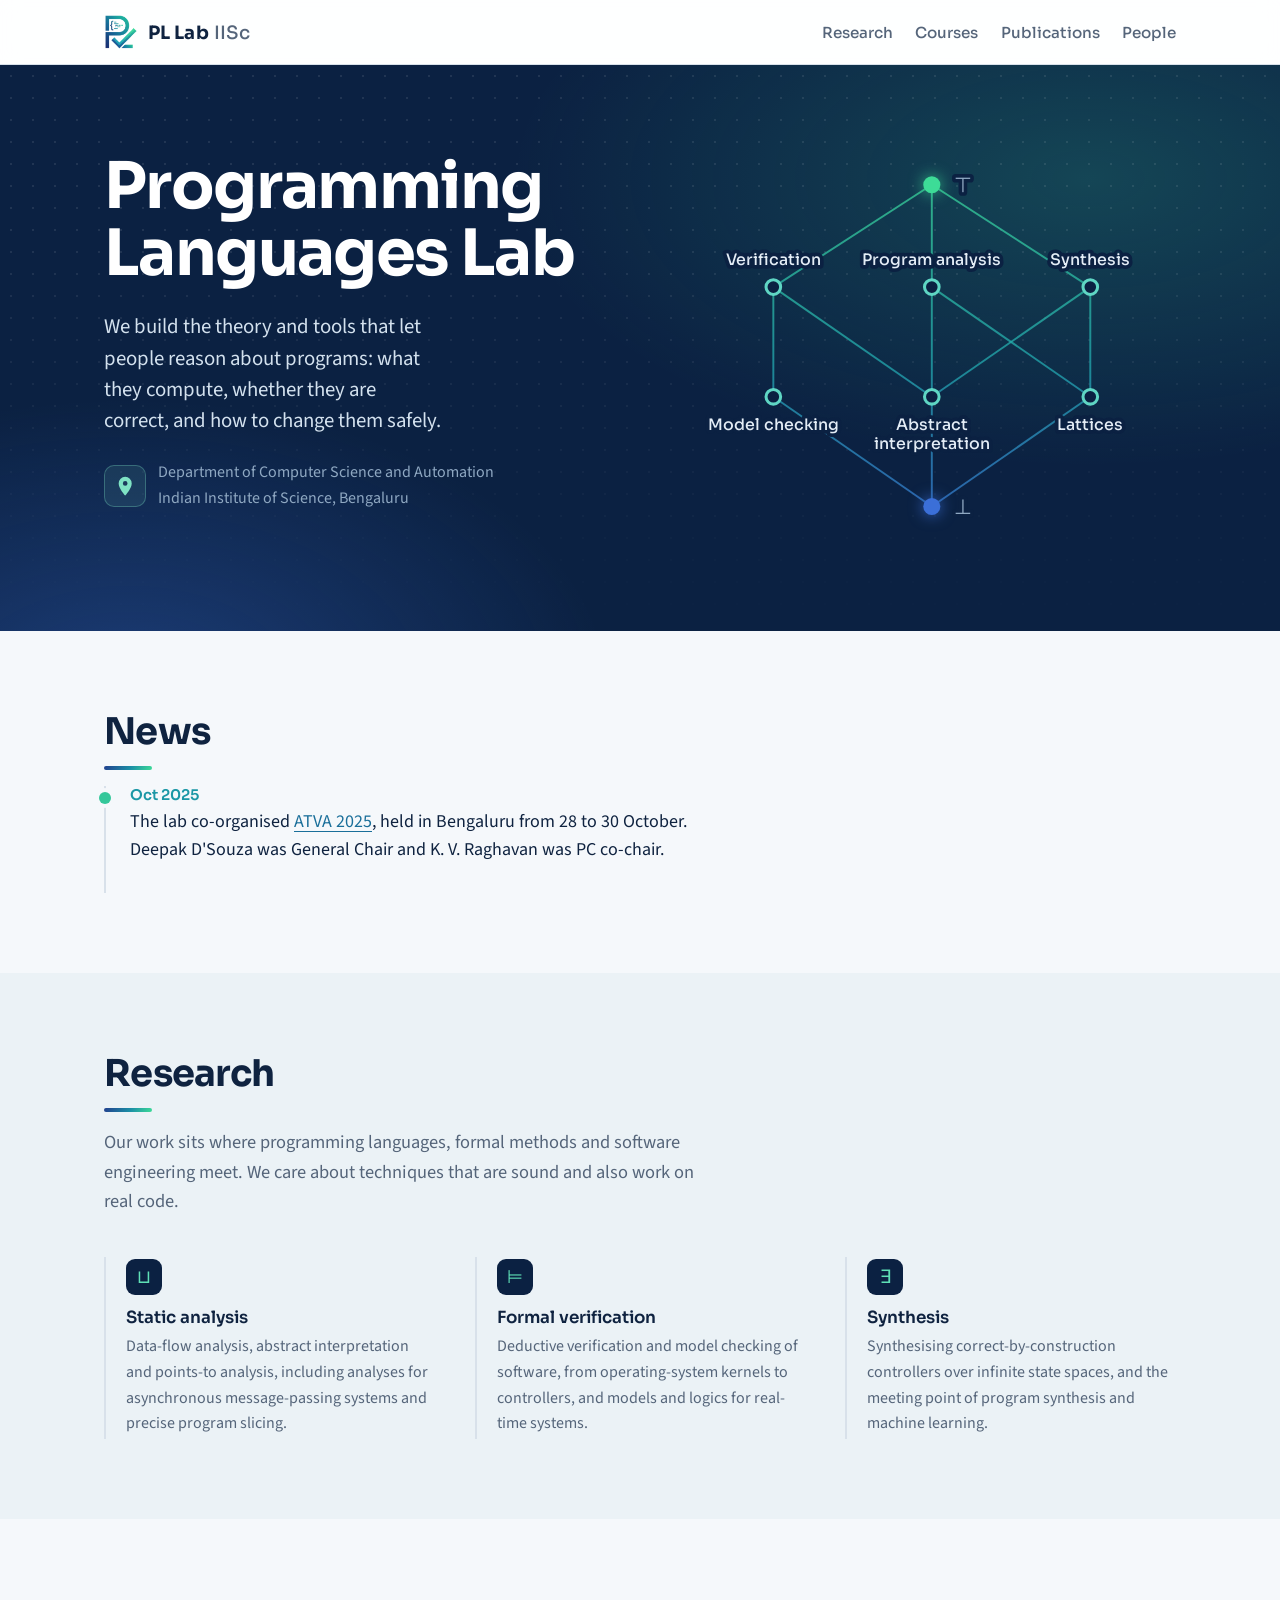
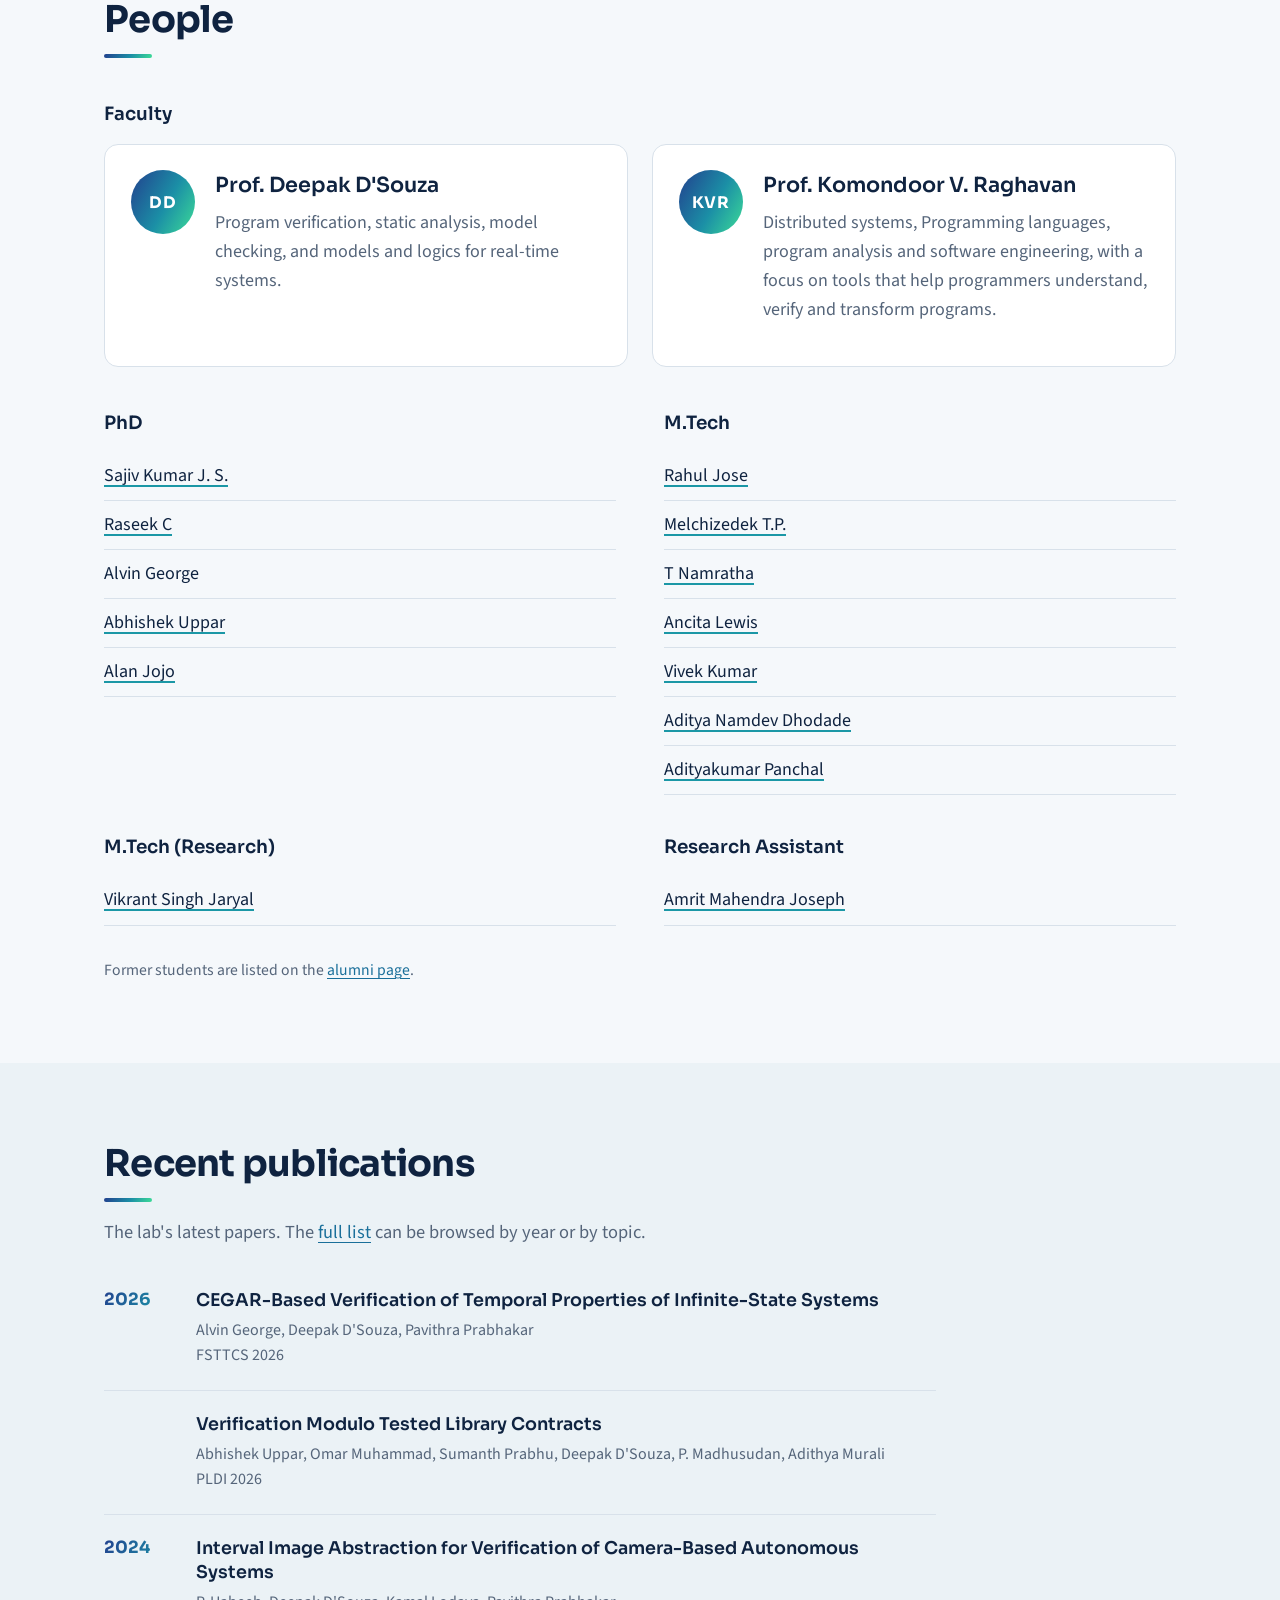
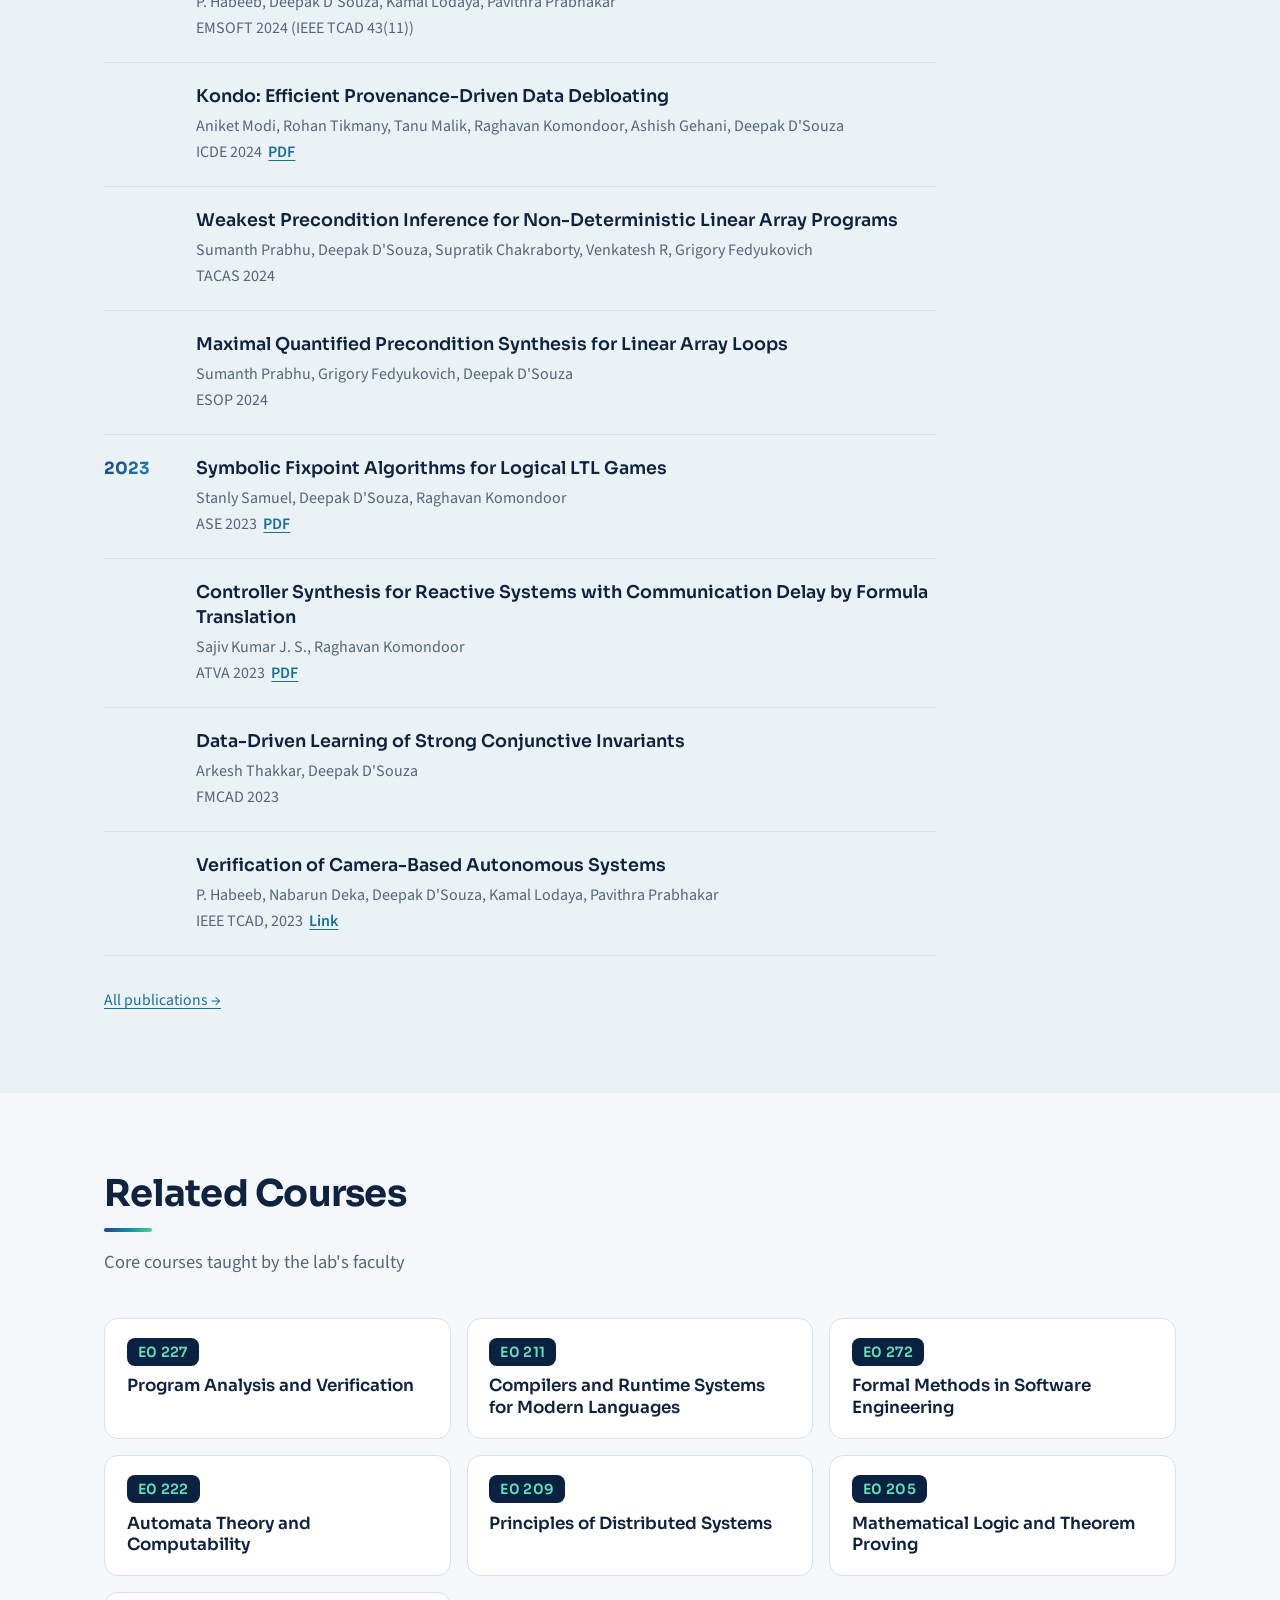
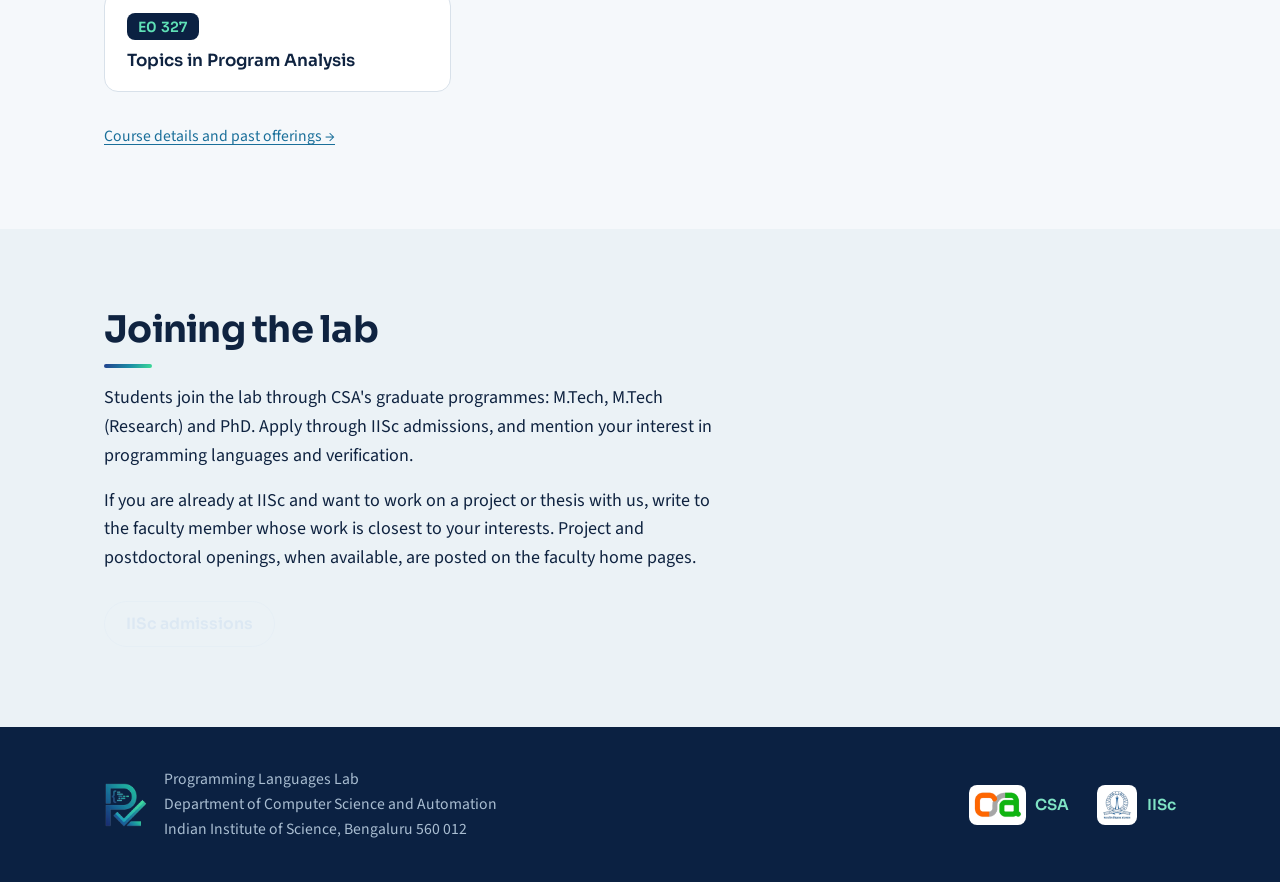
<file: index.html>
<!doctype html>
<html lang="en">
<head>
  <meta charset="utf-8">
  <meta name="viewport" content="width=device-width, initial-scale=1">
  <title>Programming Languages Lab, IISc</title>
  <meta name="description" content="The Programming Languages Lab at the Department of Computer Science and Automation, Indian Institute of Science, Bengaluru. Program analysis, verification, and synthesis.">
  <meta name="theme-color" content="#0b2142">
  <meta property="og:title" content="Programming Languages Lab, IISc">
  <meta property="og:description" content="Program analysis, verification and synthesis at CSA, Indian Institute of Science, Bengaluru.">
  <meta property="og:image" content="https://pllab-iisc.github.io/images/logo.png">
  <link rel="icon" href="images/favicon.ico" sizes="any">
  <link rel="icon" href="images/favicon-32.png" type="image/png" sizes="32x32">
  <link rel="apple-touch-icon" href="images/apple-touch-icon.png">
  <link rel="preconnect" href="https://fonts.googleapis.com">
  <link rel="preconnect" href="https://fonts.gstatic.com" crossorigin>
  <link href="https://fonts.googleapis.com/css2?family=Sora:wght@400;500;600;700&family=Source+Sans+3:ital,wght@0,400;0,500;0,600;1,400&display=swap" rel="stylesheet">
  <link rel="stylesheet" href="css/base.css">
  <link rel="stylesheet" href="css/home.css">
  <link rel="stylesheet" href="css/courses.css">
  <link rel="stylesheet" href="css/people.css">
  <script src="js/courses.js" defer></script>
  <script src="js/pubs.js" defer></script>
  <script src="js/people.js" defer></script>
</head>
<body data-root="" data-page="home">

<!-- Header and footer come from js/layout.js -->
<header class="topbar" id="site-header"></header>
<script src="js/layout.js"></script>

<main id="top">

  <!-- Hero -->
  <section class="hero">
    <div class="wrap hero-inner">
      <div class="hero-text">
        <h1>Programming Languages Lab</h1>
        <p class="lede">We build the theory and tools that let people reason about programs: what they compute, whether they are correct, and how to change them safely.</p>
        <p class="affil">
          <a class="map-link" href="https://maps.app.goo.gl/goDp8isBvcXSiGf57" aria-label="Show on Google Maps">
            <svg viewBox="0 0 24 24" aria-hidden="true"><path fill="currentColor" d="M12 2a7 7 0 0 0-7 7c0 5.25 7 13 7 13s7-7.75 7-13a7 7 0 0 0-7-7zm0 9.5a2.5 2.5 0 1 1 0-5 2.5 2.5 0 0 1 0 5z"/></svg>
          </a>
          <span>Department of Computer Science and Automation<br>Indian Institute of Science, Bengaluru</span>
        </p>
      </div>

      <!-- A Hasse diagram of the lab's research themes. Edit labels freely. -->
      <figure class="lattice" aria-hidden="true">
        <svg viewBox="0 0 400 320" role="presentation">
          <defs>
            <linearGradient id="edge" x1="0" y1="0" x2="0" y2="320" gradientUnits="userSpaceOnUse">
              <stop offset="0" stop-color="#3ddc97"/>
              <stop offset="0.55" stop-color="#22a8b0"/>
              <stop offset="1" stop-color="#3b6fd8"/>
            </linearGradient>
          </defs>
          <g class="edges" stroke="url(#edge)">
            <line x1="200" y1="26"  x2="70"  y2="110"/>
            <line x1="200" y1="26"  x2="200" y2="110"/>
            <line x1="200" y1="26"  x2="330" y2="110"/>
            <line x1="70"  y1="110" x2="70"  y2="200"/>
            <line x1="70"  y1="110" x2="200" y2="200"/>
            <line x1="200" y1="110" x2="200" y2="200"/>
            <line x1="200" y1="110" x2="330" y2="200"/>
            <line x1="330" y1="110" x2="200" y2="200"/>
            <line x1="330" y1="110" x2="330" y2="200"/>
            <line x1="70"  y1="200" x2="200" y2="290"/>
            <line x1="200" y1="200" x2="200" y2="290"/>
            <line x1="330" y1="200" x2="200" y2="290"/>
          </g>
          <g class="nodes">
            <circle cx="200" cy="26"  r="7" class="ext top"/>
            <circle cx="70"  cy="110" r="6"/>
            <circle cx="200" cy="110" r="6"/>
            <circle cx="330" cy="110" r="6"/>
            <circle cx="70"  cy="200" r="6"/>
            <circle cx="200" cy="200" r="6"/>
            <circle cx="330" cy="200" r="6"/>
            <circle cx="200" cy="290" r="7" class="ext bot"/>
          </g>
          <g class="labels">
            <text x="218" y="32" class="sym">⊤</text>
            <text x="70"  y="92">Verification</text>
            <text x="200" y="92">Program analysis</text>
            <text x="330" y="92">Synthesis</text>
            <text x="70"  y="227">Model checking</text>
            <text x="200" y="227">Abstract<tspan x="200" dy="16">interpretation</tspan></text>
            <text x="330" y="227">Lattices</text>
            <text x="218" y="296" class="sym">⊥</text>
          </g>
        </svg>
      </figure>
    </div>
  </section>

  <!-- News: newest first -->
  <section id="news" class="block">
    <div class="wrap">
      <h2>News</h2>
      <ul class="news">
        <li><time datetime="2025-10">Oct 2025</time><p>The lab co-organised <a href="https://atva-conference.org/">ATVA 2025</a>, held in Bengaluru from 28 to 30 October. Deepak D'Souza was General Chair and K. V. Raghavan was PC co-chair.</p></li>
      </ul>
    </div>
  </section>
  
  <!-- Research -->
  <section id="research" class="block tinted">
    <div class="wrap">
      <h2>Research</h2>
      <p class="intro">Our work sits where programming languages, formal methods and software engineering meet. We care about techniques that are sound and also work on real code.</p>

      <div class="themes">
        <article class="theme">
          <span class="glyph" aria-hidden="true">⊔</span>
          <h3>Static analysis</h3>
          <p>Data-flow analysis, abstract interpretation and points-to analysis, including analyses for asynchronous message-passing systems and precise program slicing.</p>
        </article>
        <article class="theme">
          <span class="glyph" aria-hidden="true">⊨</span>
          <h3>Formal verification</h3>
          <p>Deductive verification and model checking of software, from operating-system kernels to controllers, and models and logics for real-time systems.</p>
        </article>
        <article class="theme">
          <span class="glyph" aria-hidden="true">∃</span>
          <h3>Synthesis</h3>
          <p>Synthesising correct-by-construction controllers over infinite state spaces, and the meeting point of program synthesis and machine learning.</p>
        </article>
      </div>
    </div>
  </section>

  <!-- People -->
  <section id="people" class="block">
    <div class="wrap">
      <h2>People</h2>

      <!-- Faculty and members are filled from js/people.js -->
      <h3 class="sub">Faculty</h3>
      <div class="faculty" id="faculty"></div>

      <div class="members" id="members"></div>
      <p class="note">Former students are listed on the <a href="html/alumni.html">alumni page</a>.</p>
    </div>
  </section>

  <!-- Recent publications: filled from js/pubs.js -->
  <section id="publications" class="block tinted">
    <div class="wrap">
      <h2>Recent publications</h2>
      <p class="intro">The lab's latest papers. The <a href="html/publications.html">full list</a> can be browsed by year or by topic.</p>

      <ol class="papers" id="recent-pubs" data-limit="10"></ol>
      <p class="note"><a href="html/publications.html">All publications →</a></p>
    </div>
  </section>

  <!-- Courses: filled from js/courses.js -->
  <section id="courses" class="block">
    <div class="wrap">
      <h2>Related Courses</h2>
      <p class="intro">Core courses taught by the lab's faculty</p>

      <div class="courses" id="course-list" data-compact></div>
      <p class="note"><a href="html/courses.html">Course details and past offerings →</a></p>
    </div>
  </section>

  <!-- Join -->
  <section id="join" class="block tinted join">
    <div class="wrap">
      <h2>Joining the lab</h2>
      <p>Students join the lab through CSA's graduate programmes: M.Tech, M.Tech (Research) and PhD. Apply through IISc admissions, and mention your interest in programming languages and verification.</p>
      <p>If you are already at IISc and want to work on a project or thesis with us, write to the faculty member whose work is closest to your interests. Project and postdoctoral openings, when available, are posted on the faculty home pages.</p>
      <a class="btn btn-ghost" href="https://iisc.ac.in/admissions/">IISc admissions</a>
    </div>
  </section>

</main>

<footer class="footer" id="site-footer"></footer>

</body>
</html>
</file>
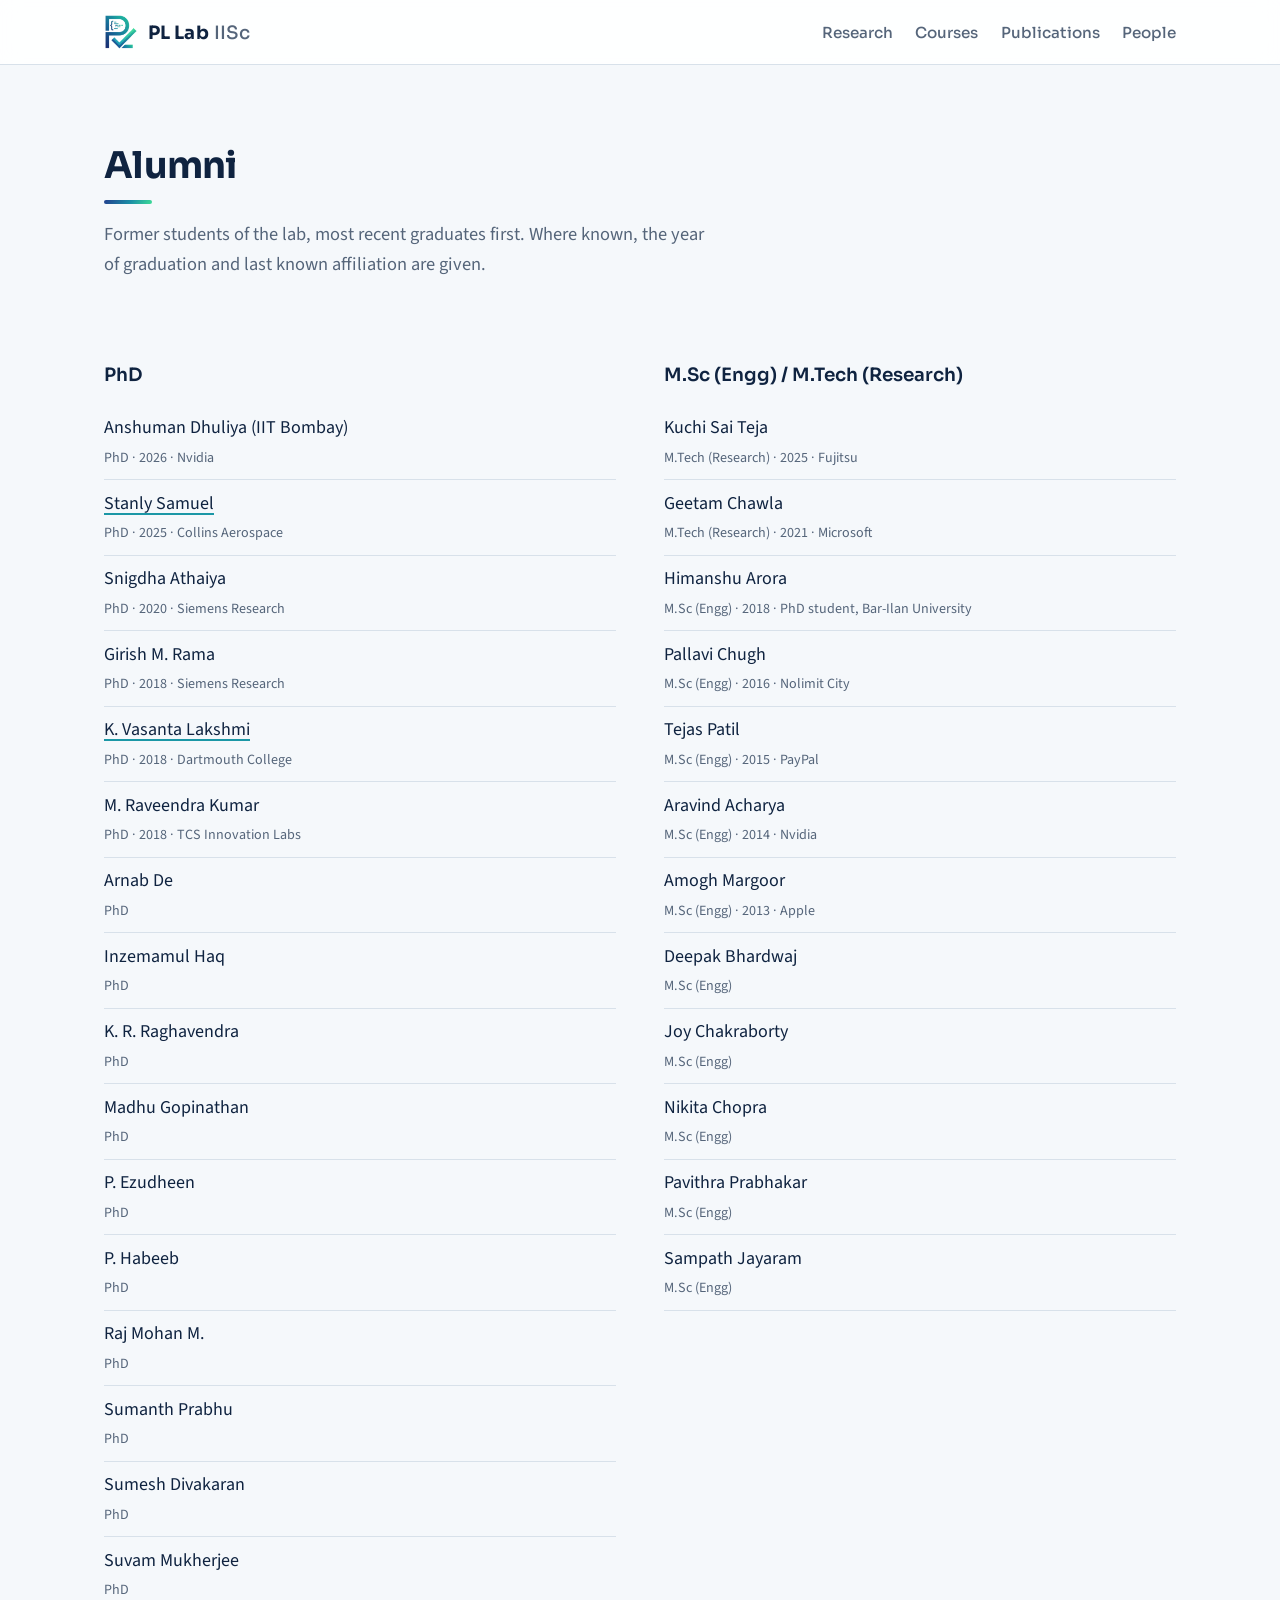
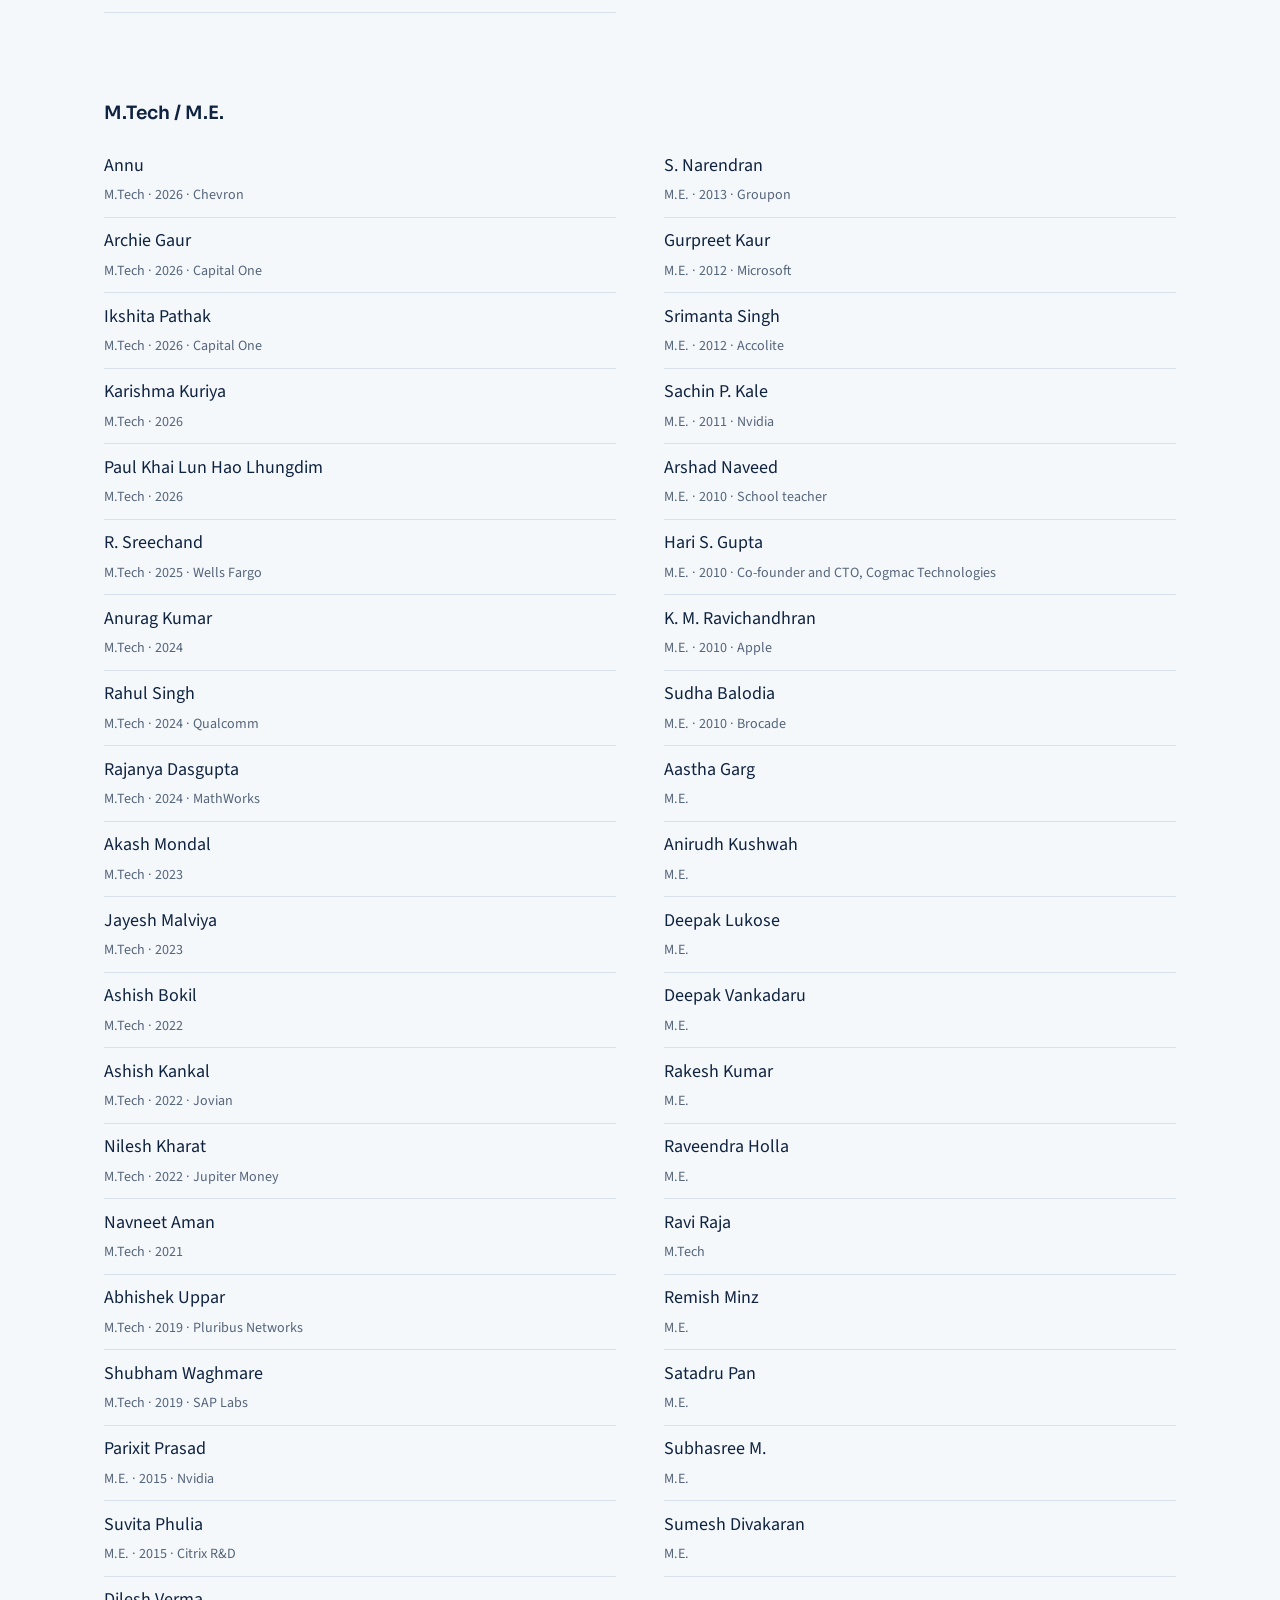
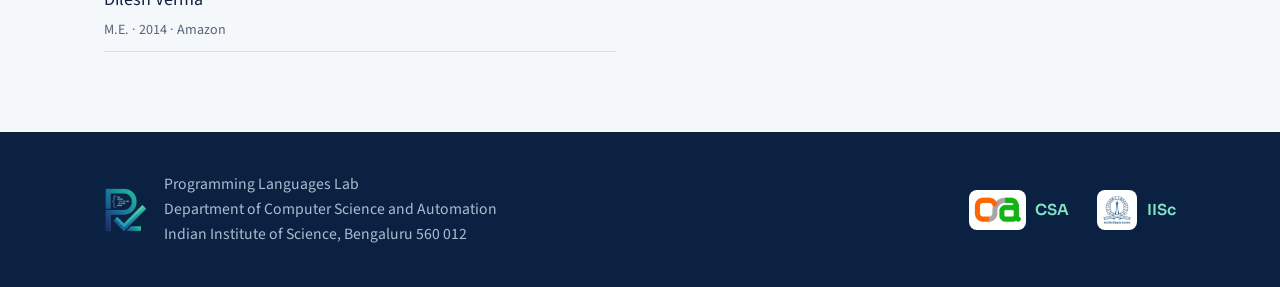
<file: html/alumni.html>
<!doctype html>
<html lang="en">
<head>
  <meta charset="utf-8">
  <meta name="viewport" content="width=device-width, initial-scale=1">
  <title>Alumni · Programming Languages Lab, IISc</title>
  <meta name="description" content="Former students of the Programming Languages Lab, CSA, Indian Institute of Science, Bengaluru.">
  <meta name="theme-color" content="#0b2142">
  <link rel="icon" href="../images/favicon.ico" sizes="any">
  <link rel="icon" href="../images/favicon-32.png" type="image/png" sizes="32x32">
  <link rel="apple-touch-icon" href="../images/apple-touch-icon.png">
  <link rel="preconnect" href="https://fonts.googleapis.com">
  <link rel="preconnect" href="https://fonts.gstatic.com" crossorigin>
  <link href="https://fonts.googleapis.com/css2?family=Sora:wght@400;500;600;700&family=Source+Sans+3:ital,wght@0,400;0,500;0,600;1,400&display=swap" rel="stylesheet">
  <link rel="stylesheet" href="../css/base.css">
  <link rel="stylesheet" href="../css/alumni.css">
  <script src="../js/alumni.js" defer></script>
</head>
<body data-root="../" data-page="alumni">

<!-- Header and footer come from js/layout.js -->
<header class="topbar" id="site-header"></header>
<script src="../js/layout.js"></script>

<main>
  <section class="block">
    <div class="wrap">
      <h1>Alumni</h1>
      <p class="intro">Former students of the lab, most recent graduates first. Where known, the year of graduation and last known affiliation are given.</p>

      <!-- Filled from js/alumni.js -->
      <div class="alumni" id="alumni"></div>
    </div>
  </section>
</main>

<footer class="footer" id="site-footer"></footer>

</body>
</html>
</file>
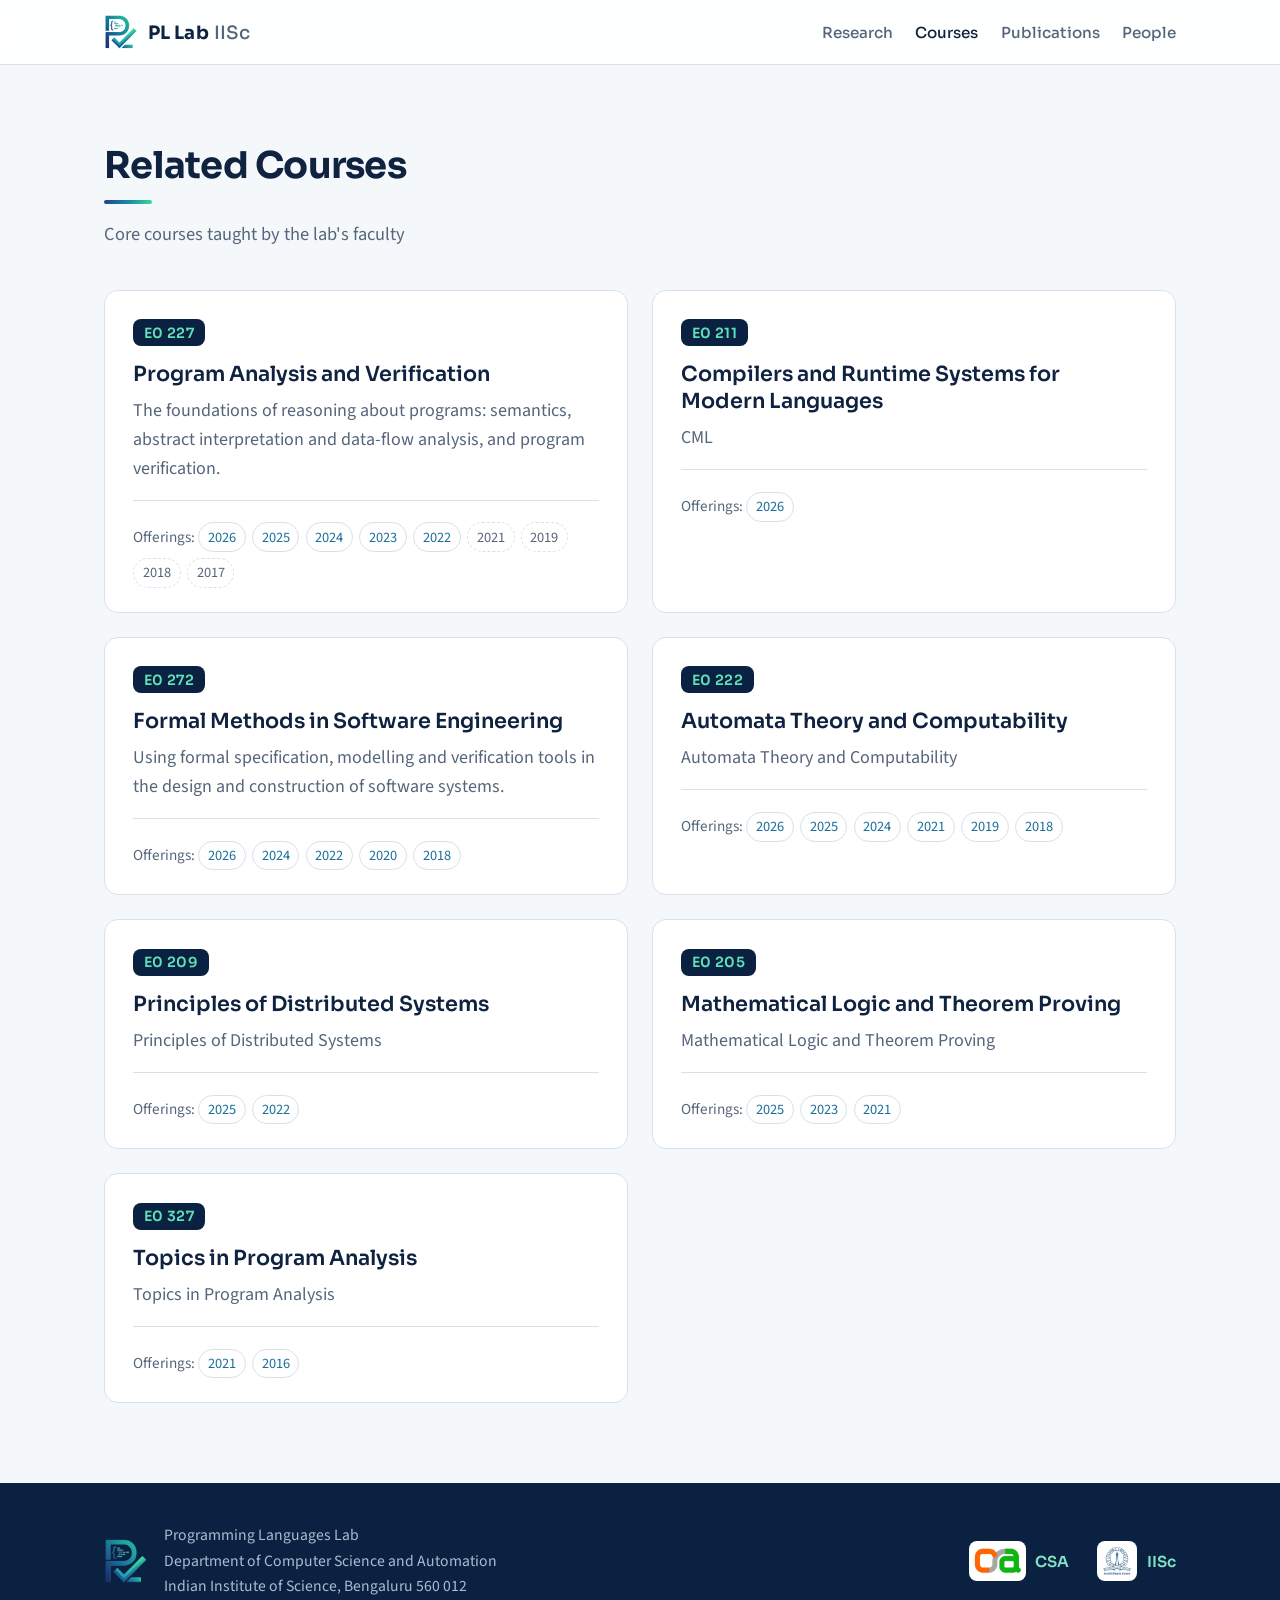
<file: html/courses.html>
<!doctype html>
<html lang="en">
<head>
  <meta charset="utf-8">
  <meta name="viewport" content="width=device-width, initial-scale=1">
  <title>Courses · Programming Languages Lab, IISc</title>
  <meta name="description" content="Courses related to the Programming Languages Lab, CSA, Indian Institute of Science, Bengaluru.">
  <meta name="theme-color" content="#0b2142">
  <link rel="icon" href="../images/favicon.ico" sizes="any">
  <link rel="icon" href="../images/favicon-32.png" type="image/png" sizes="32x32">
  <link rel="apple-touch-icon" href="../images/apple-touch-icon.png">
  <link rel="preconnect" href="https://fonts.googleapis.com">
  <link rel="preconnect" href="https://fonts.gstatic.com" crossorigin>
  <link href="https://fonts.googleapis.com/css2?family=Sora:wght@400;500;600;700&family=Source+Sans+3:ital,wght@0,400;0,500;0,600;1,400&display=swap" rel="stylesheet">
  <link rel="stylesheet" href="../css/base.css">
  <link rel="stylesheet" href="../css/courses.css">
  <script src="../js/courses.js" defer></script>
</head>
<body data-root="../" data-page="courses">

<!-- Header and footer come from js/layout.js -->
<header class="topbar" id="site-header"></header>
<script src="../js/layout.js"></script>

<main>
  <section class="block">
    <div class="wrap">
      <h1>Related Courses</h1>
      <p class="intro">Core courses taught by the lab's faculty</p>

      <div class="courses" id="course-list"></div>
    </div>
  </section>
</main>

<footer class="footer" id="site-footer"></footer>

</body>
</html>
</file>
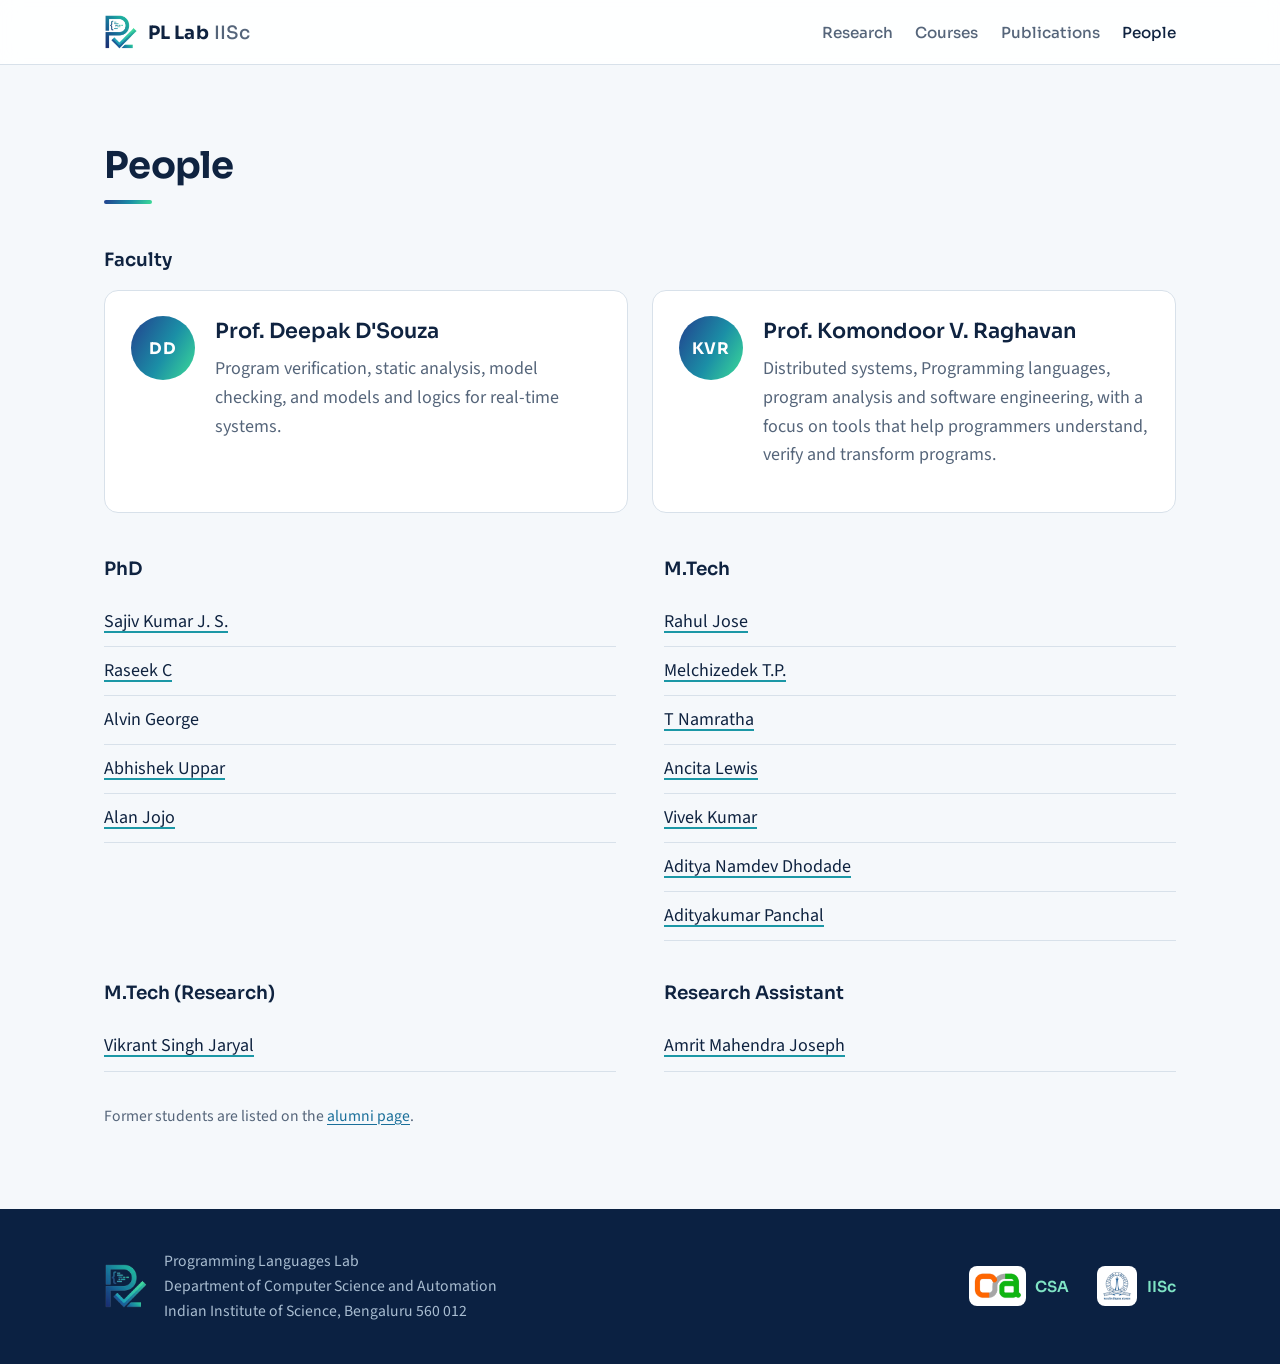
<file: html/people.html>
<!doctype html>
<html lang="en">
<head>
  <meta charset="utf-8">
  <meta name="viewport" content="width=device-width, initial-scale=1">
  <title>People · Programming Languages Lab, IISc</title>
  <meta name="description" content="Faculty and students of the Programming Languages Lab, CSA, Indian Institute of Science, Bengaluru.">
  <meta name="theme-color" content="#0b2142">
  <link rel="icon" href="../images/favicon.ico" sizes="any">
  <link rel="icon" href="../images/favicon-32.png" type="image/png" sizes="32x32">
  <link rel="apple-touch-icon" href="../images/apple-touch-icon.png">
  <link rel="preconnect" href="https://fonts.googleapis.com">
  <link rel="preconnect" href="https://fonts.gstatic.com" crossorigin>
  <link href="https://fonts.googleapis.com/css2?family=Sora:wght@400;500;600;700&family=Source+Sans+3:ital,wght@0,400;0,500;0,600;1,400&display=swap" rel="stylesheet">
  <link rel="stylesheet" href="../css/base.css">
  <link rel="stylesheet" href="../css/people.css">
  <script src="../js/people.js" defer></script>
</head>
<body data-root="../" data-page="people">

<!-- Header and footer come from js/layout.js -->
<header class="topbar" id="site-header"></header>
<script src="../js/layout.js"></script>

<main>
  <section class="block">
    <div class="wrap">
      <h1>People</h1>

      <!-- Faculty and members are filled from js/people.js -->
      <h2 class="sub">Faculty</h2>
      <div class="faculty" id="faculty"></div>

      <div class="members" id="members"></div>
      <p class="note">Former students are listed on the <a href="alumni.html">alumni page</a>.</p>
    </div>
  </section>
</main>

<footer class="footer" id="site-footer"></footer>

</body>
</html>
</file>
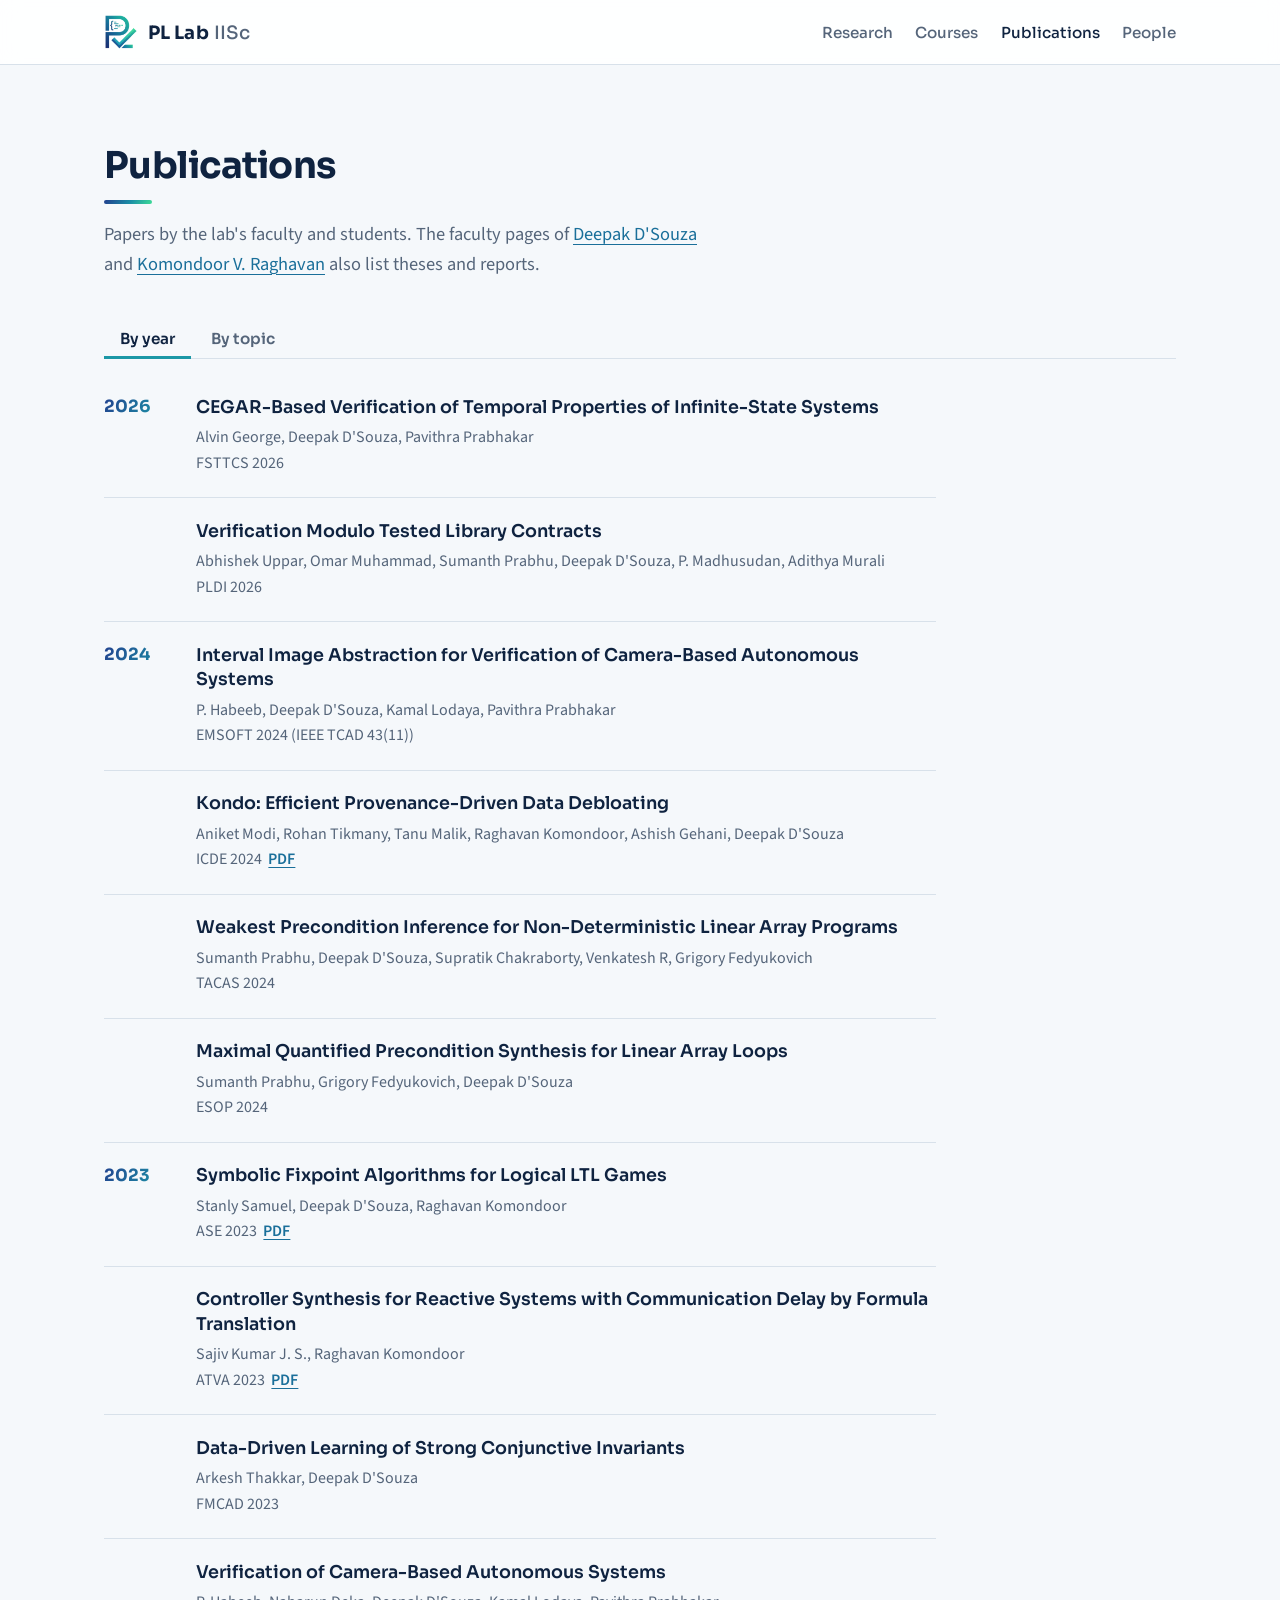
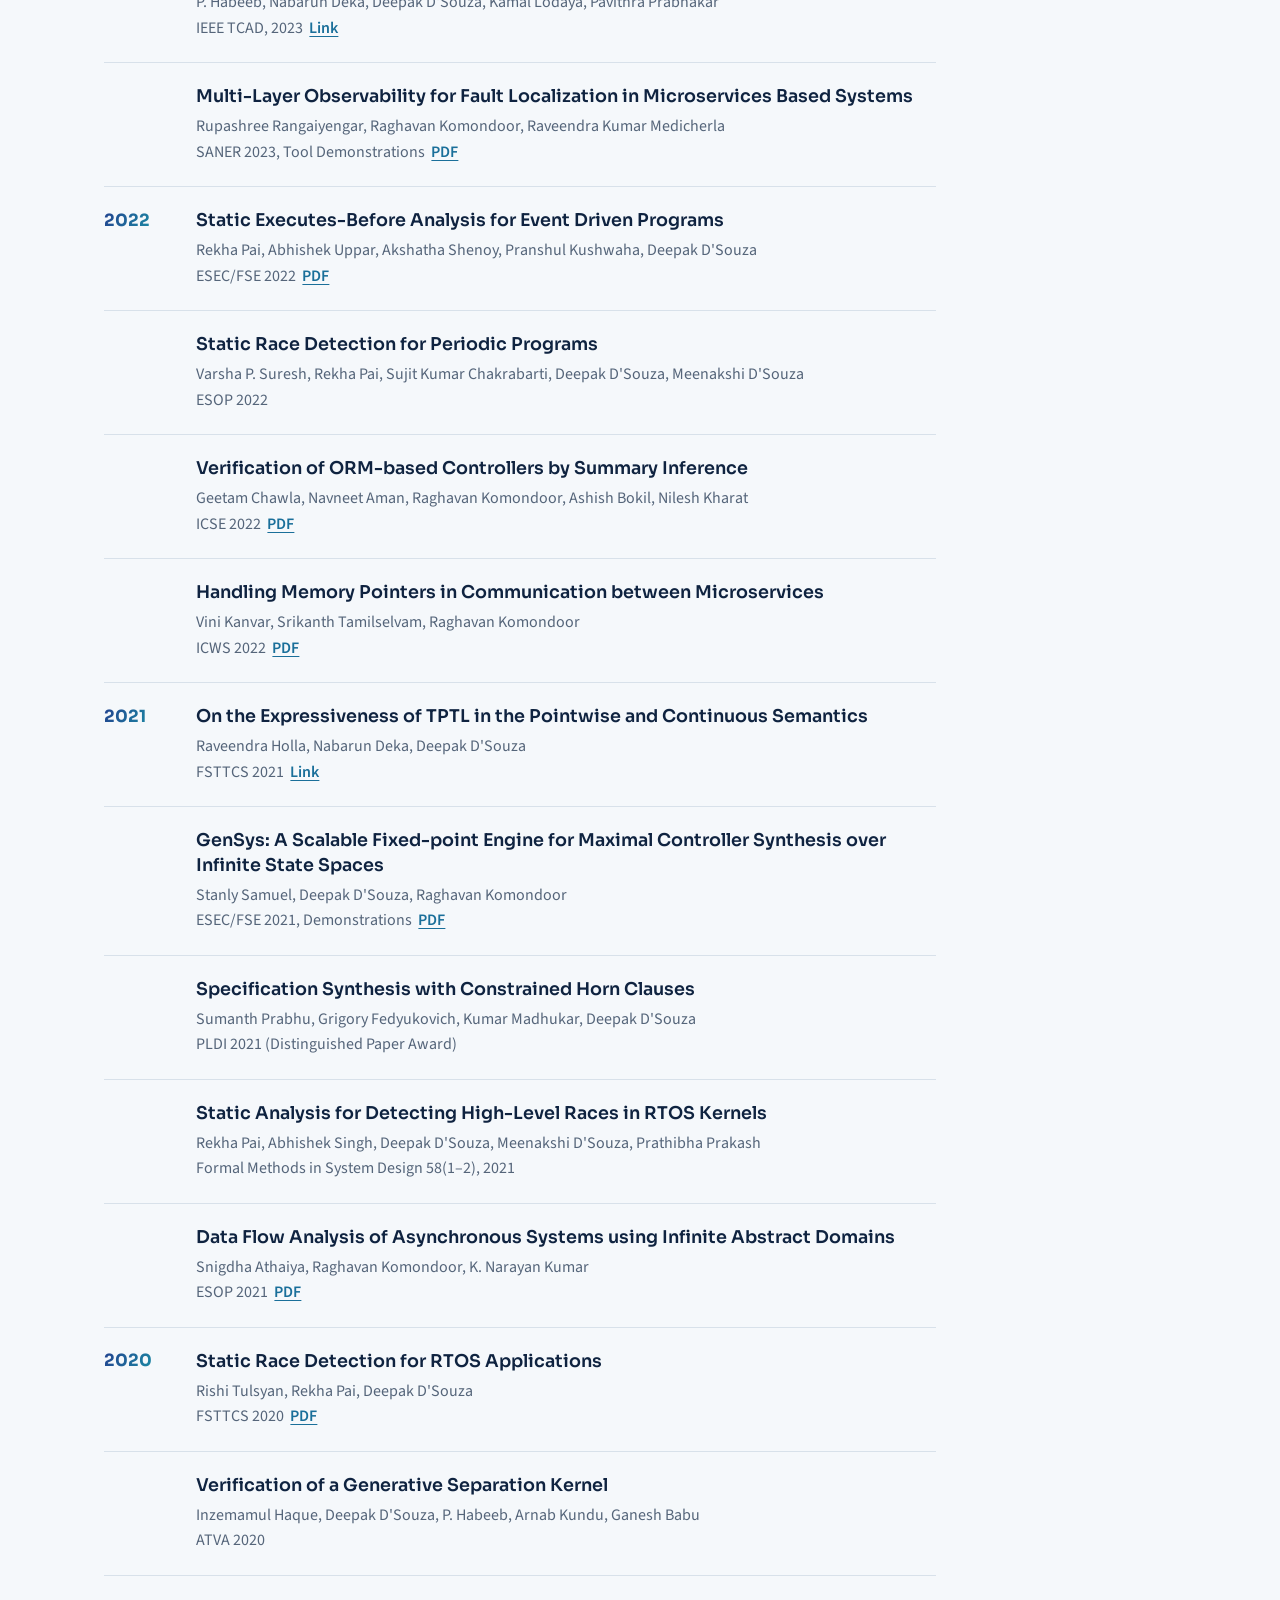
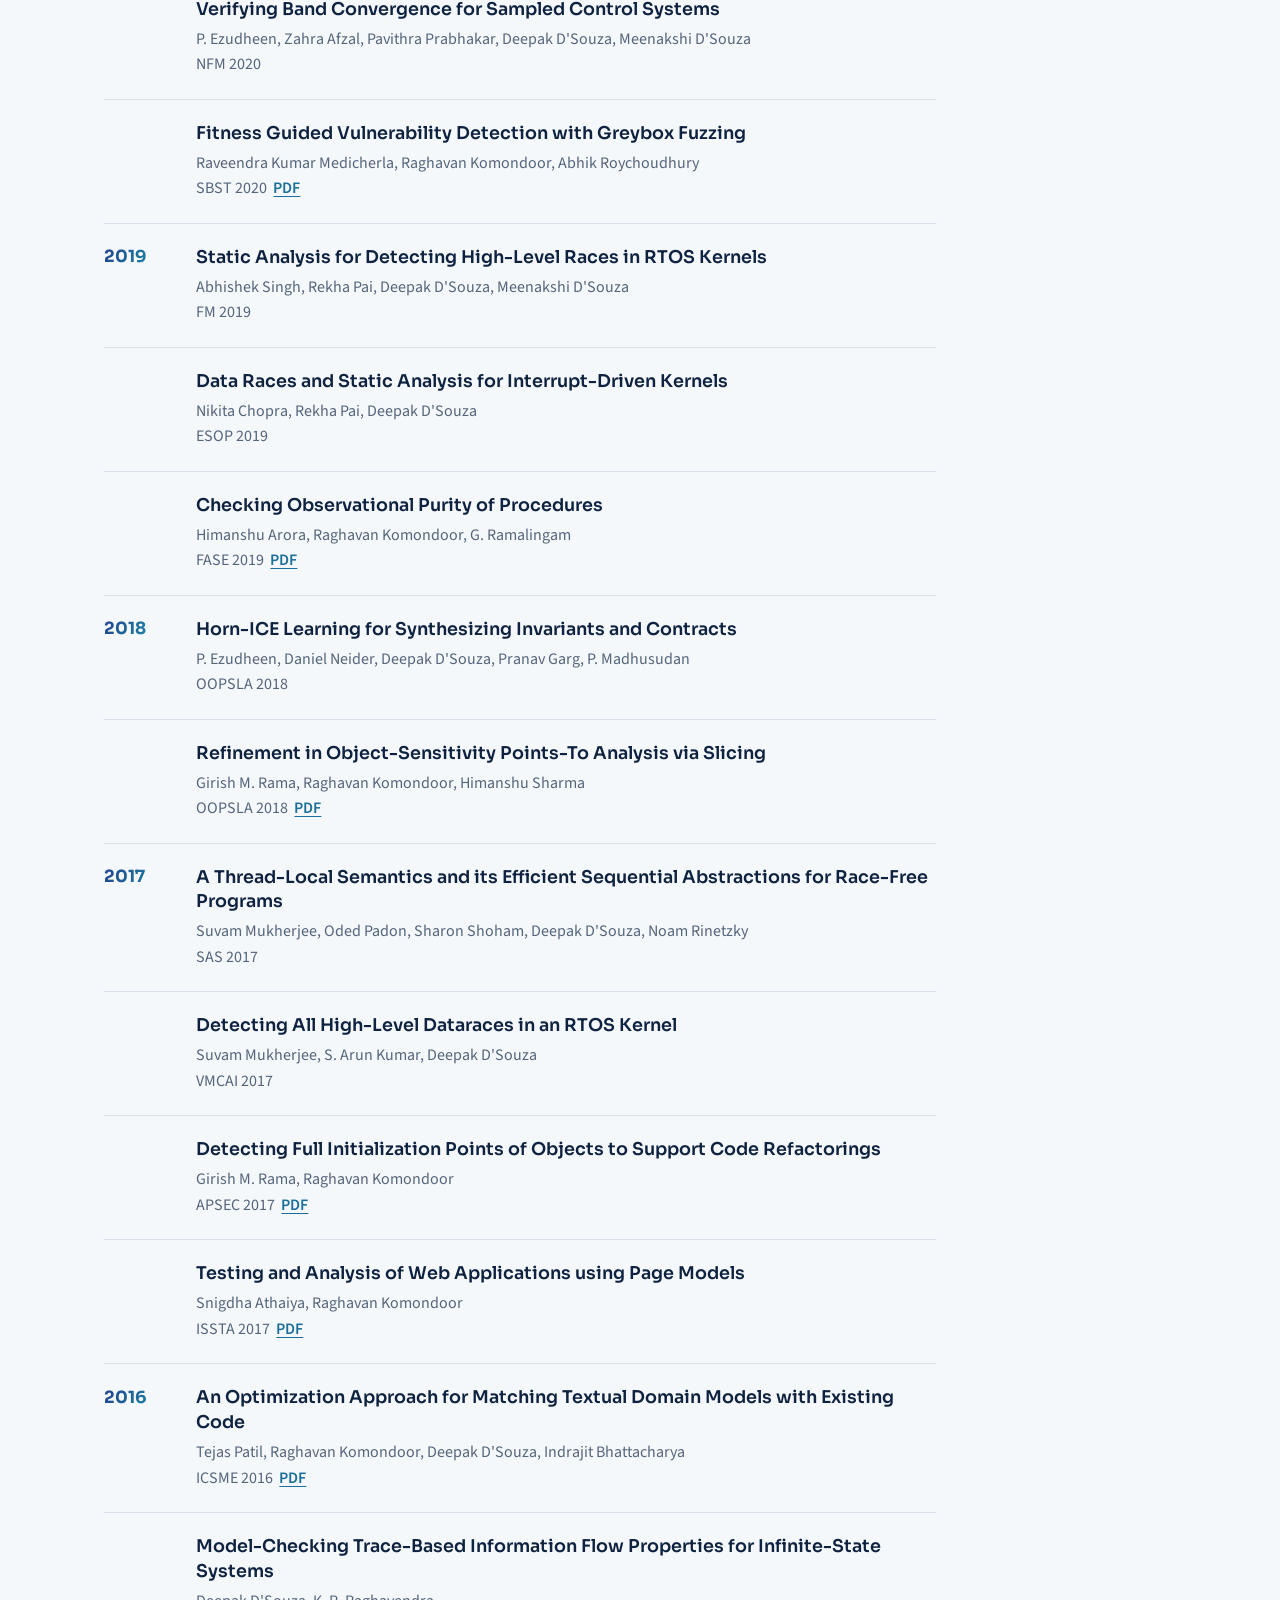
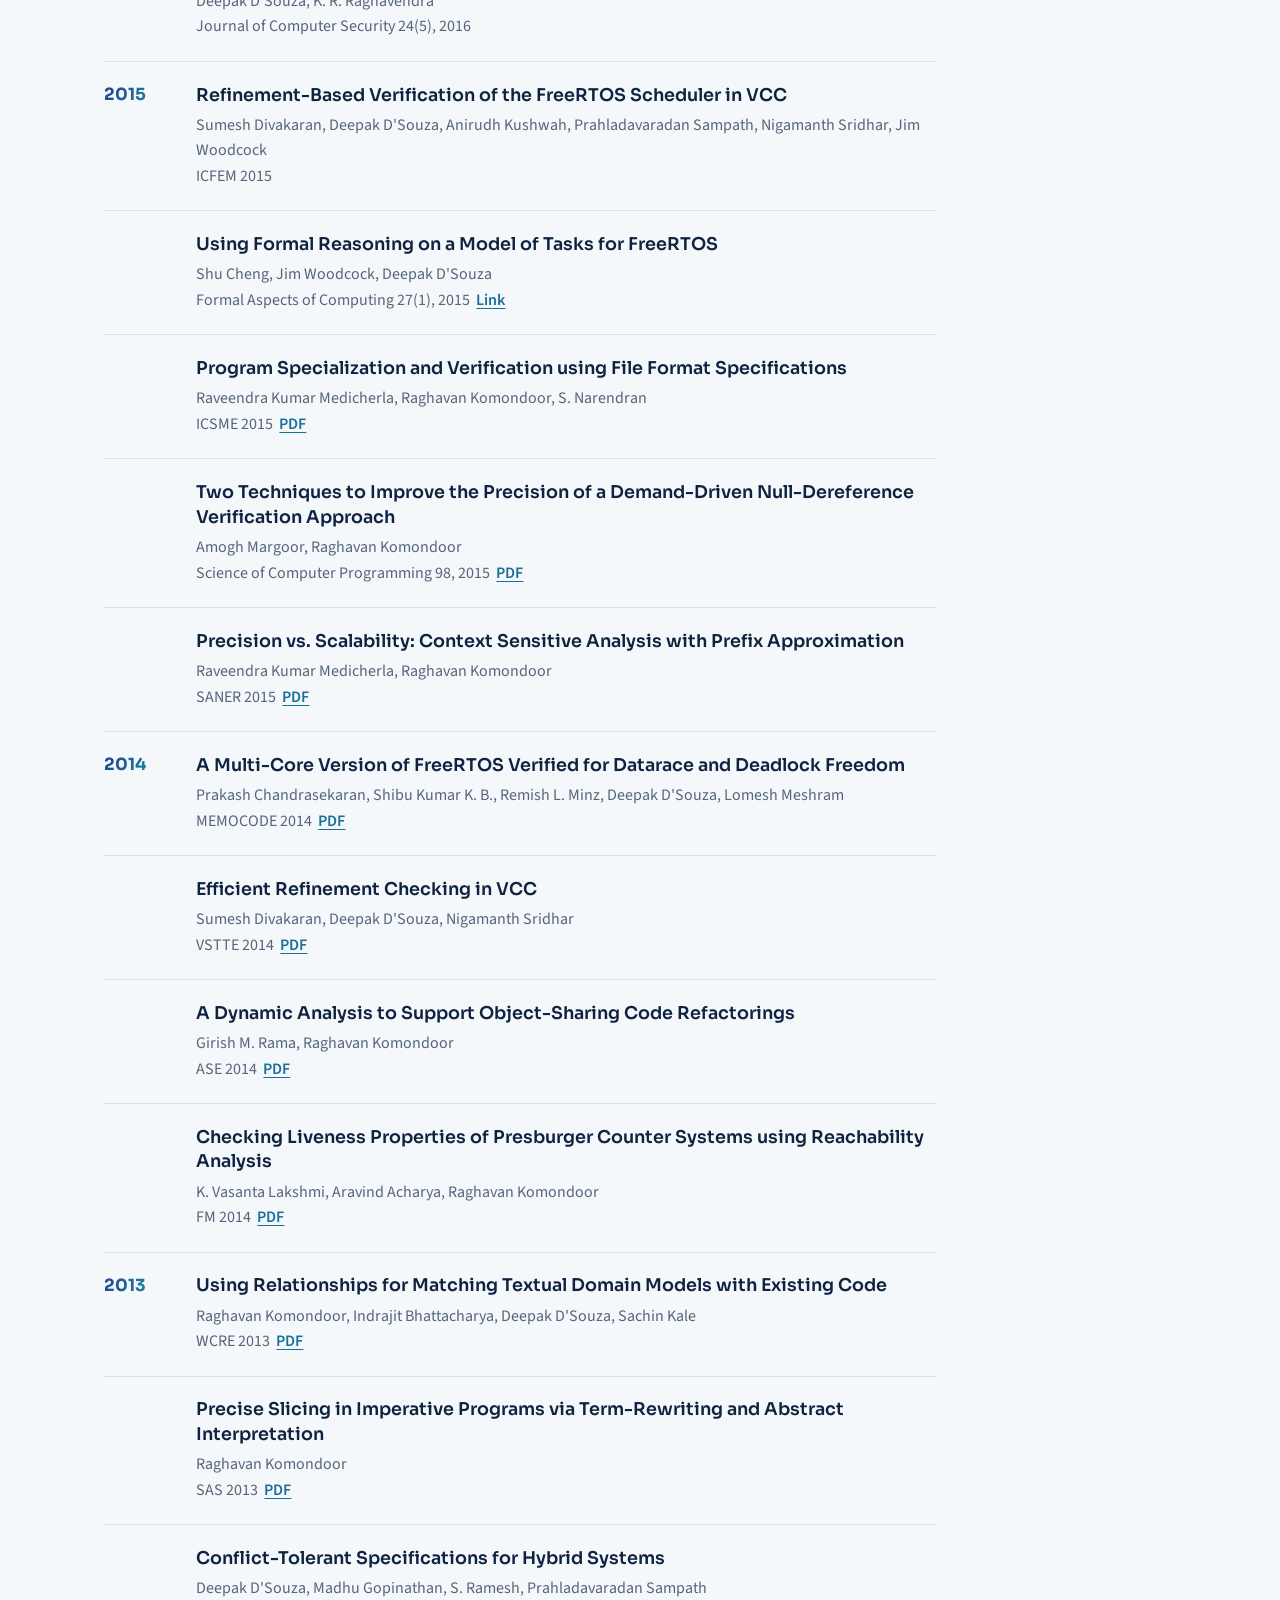
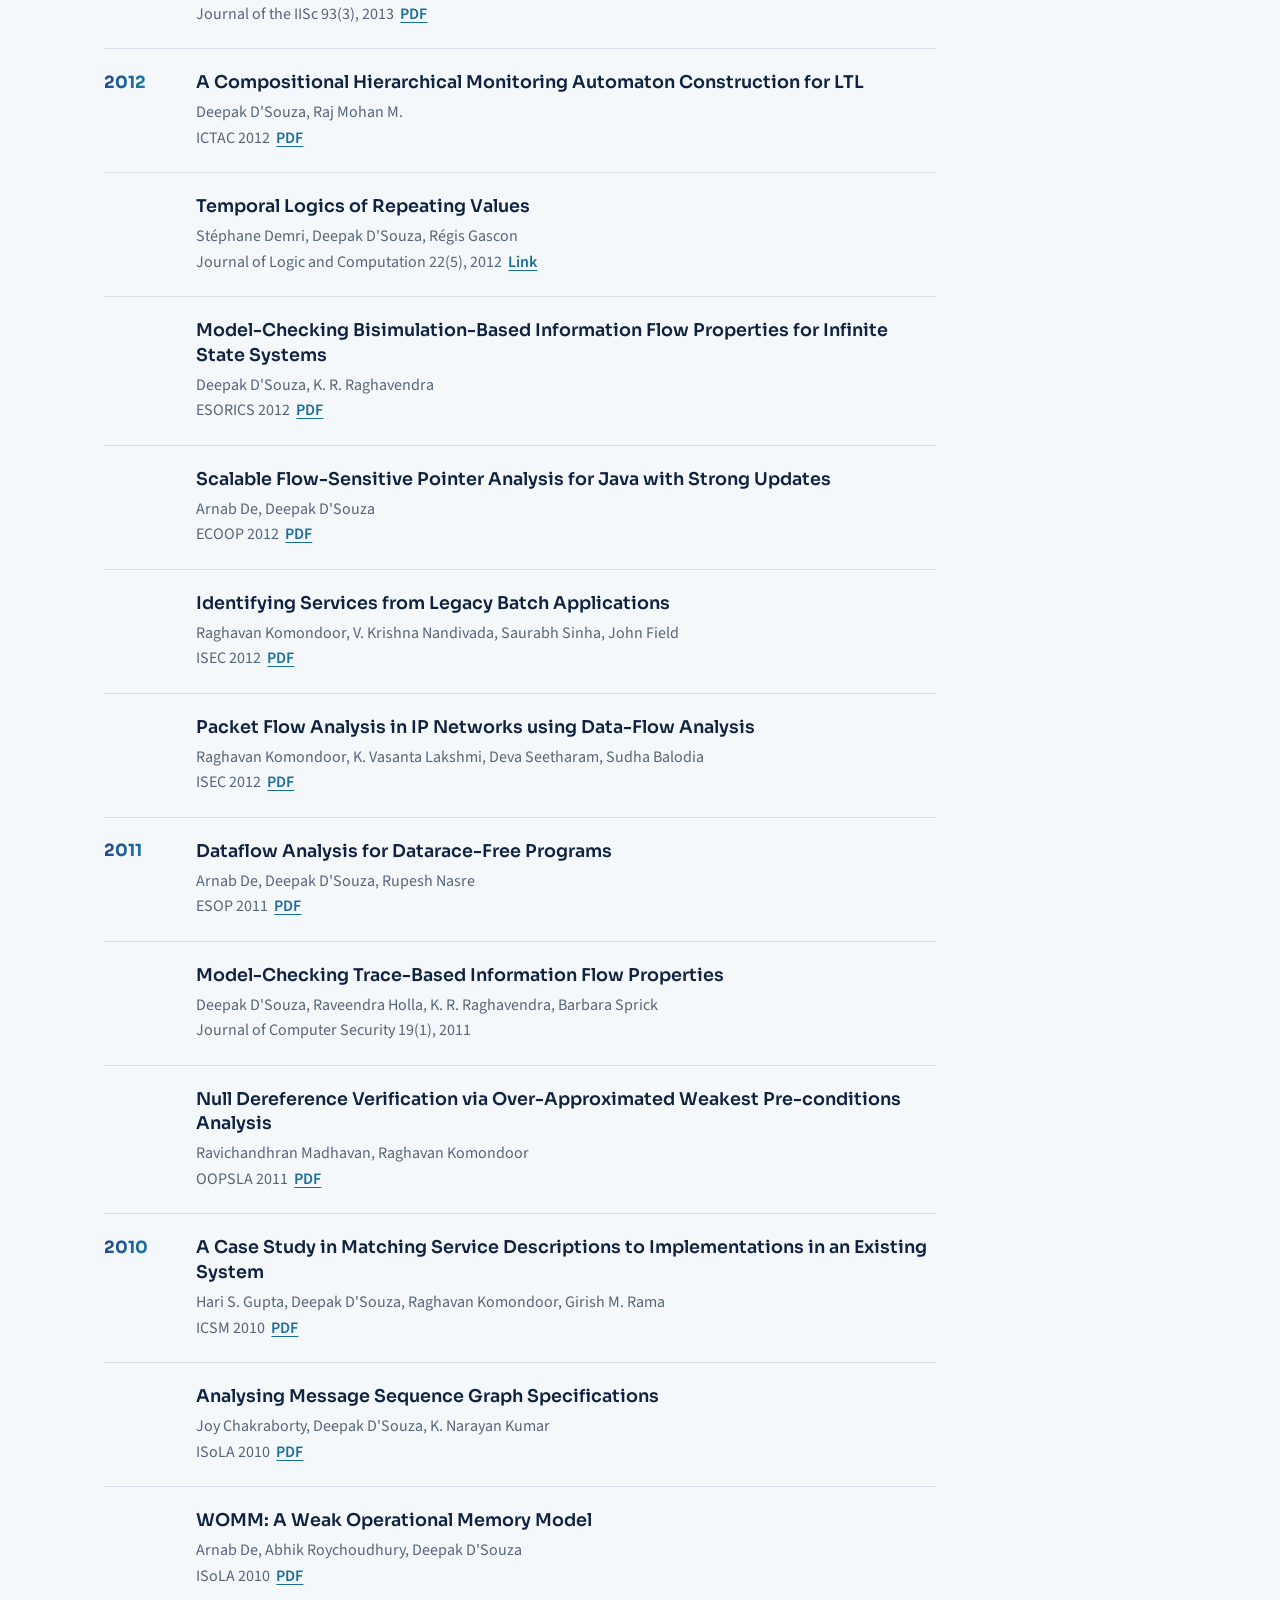
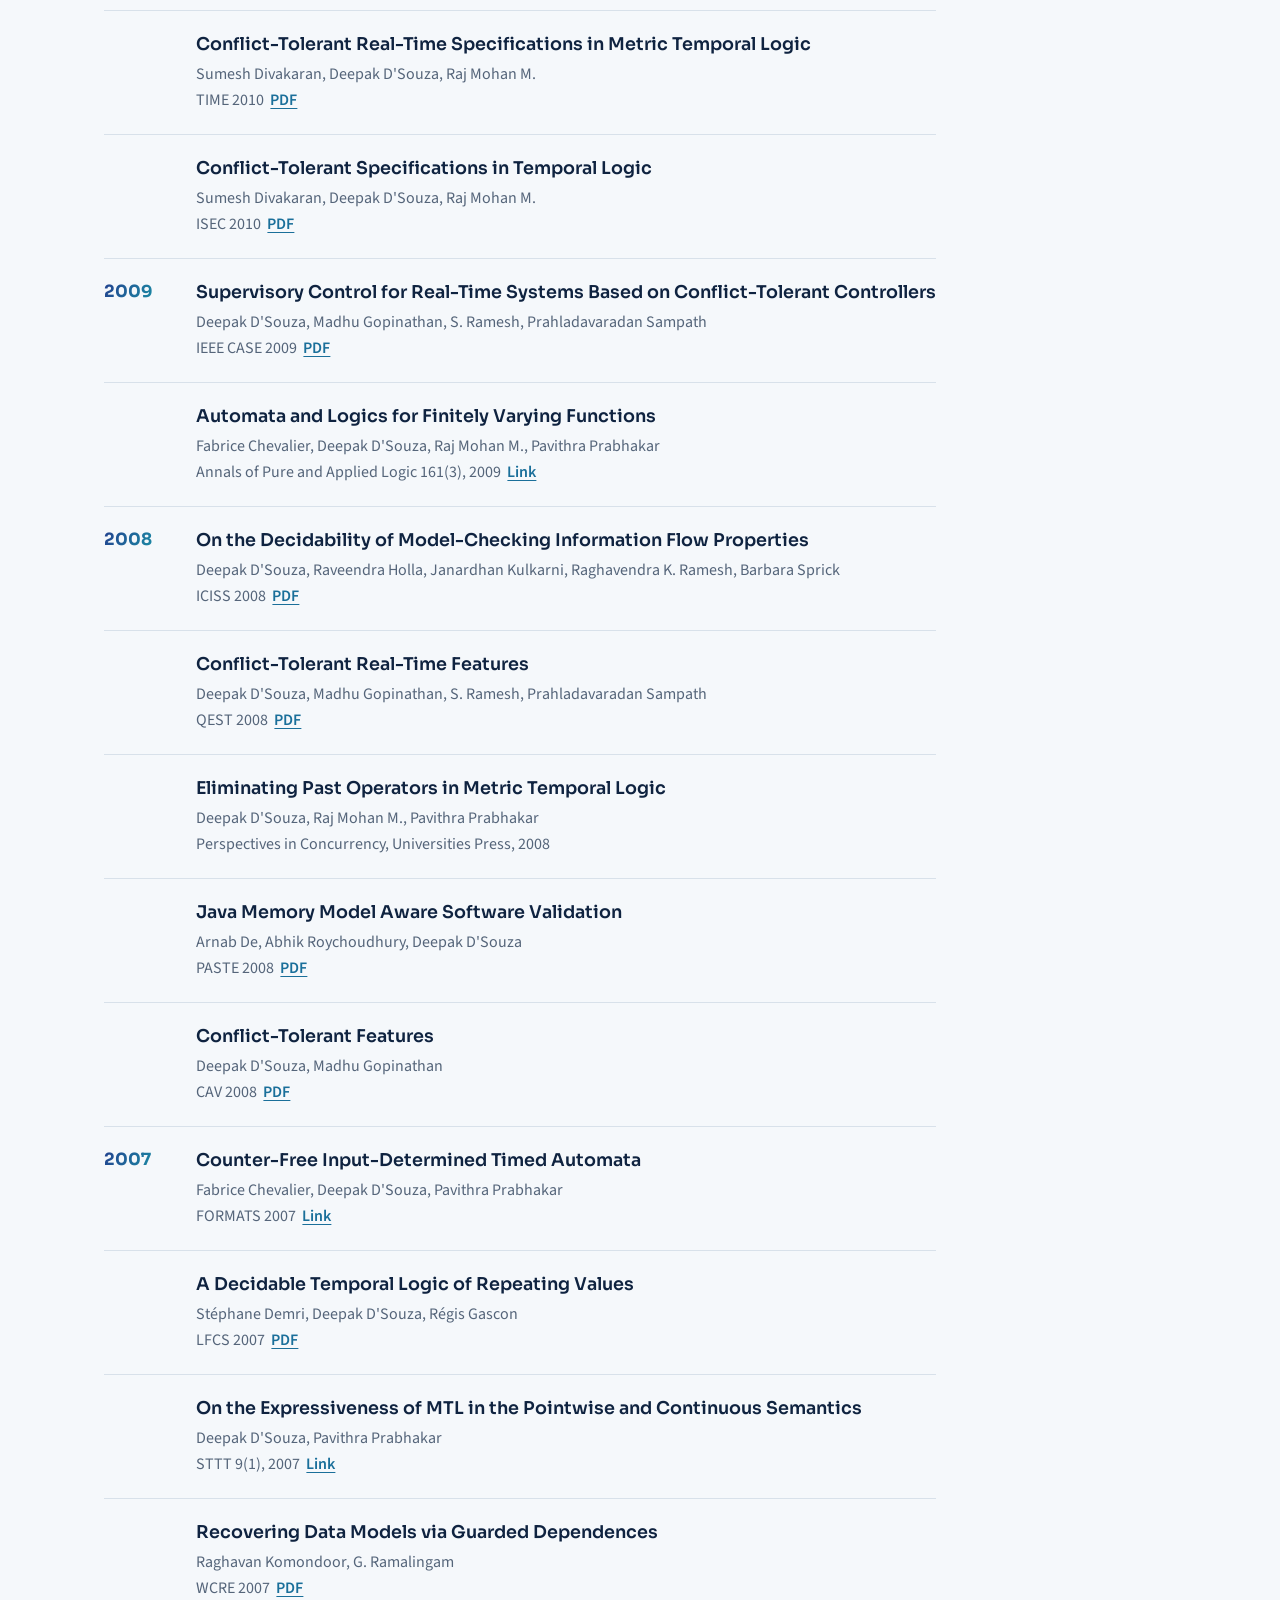
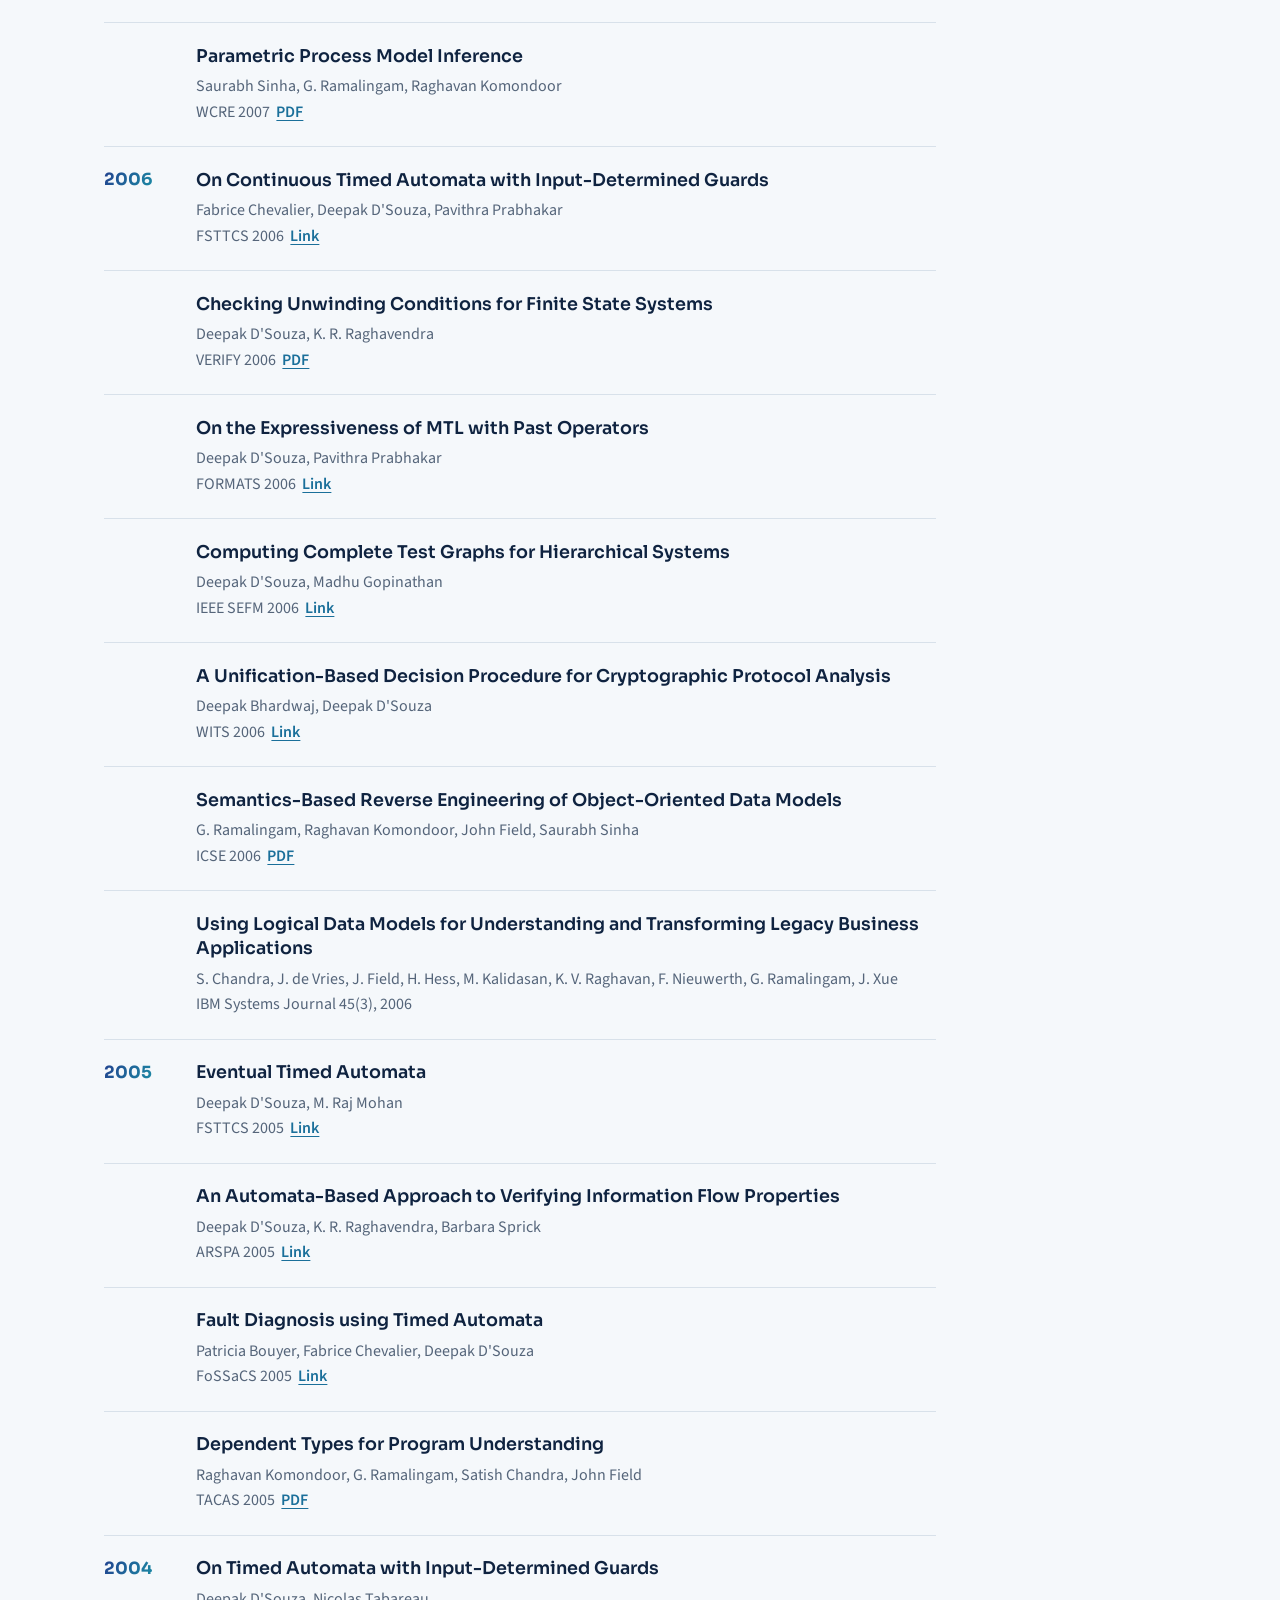
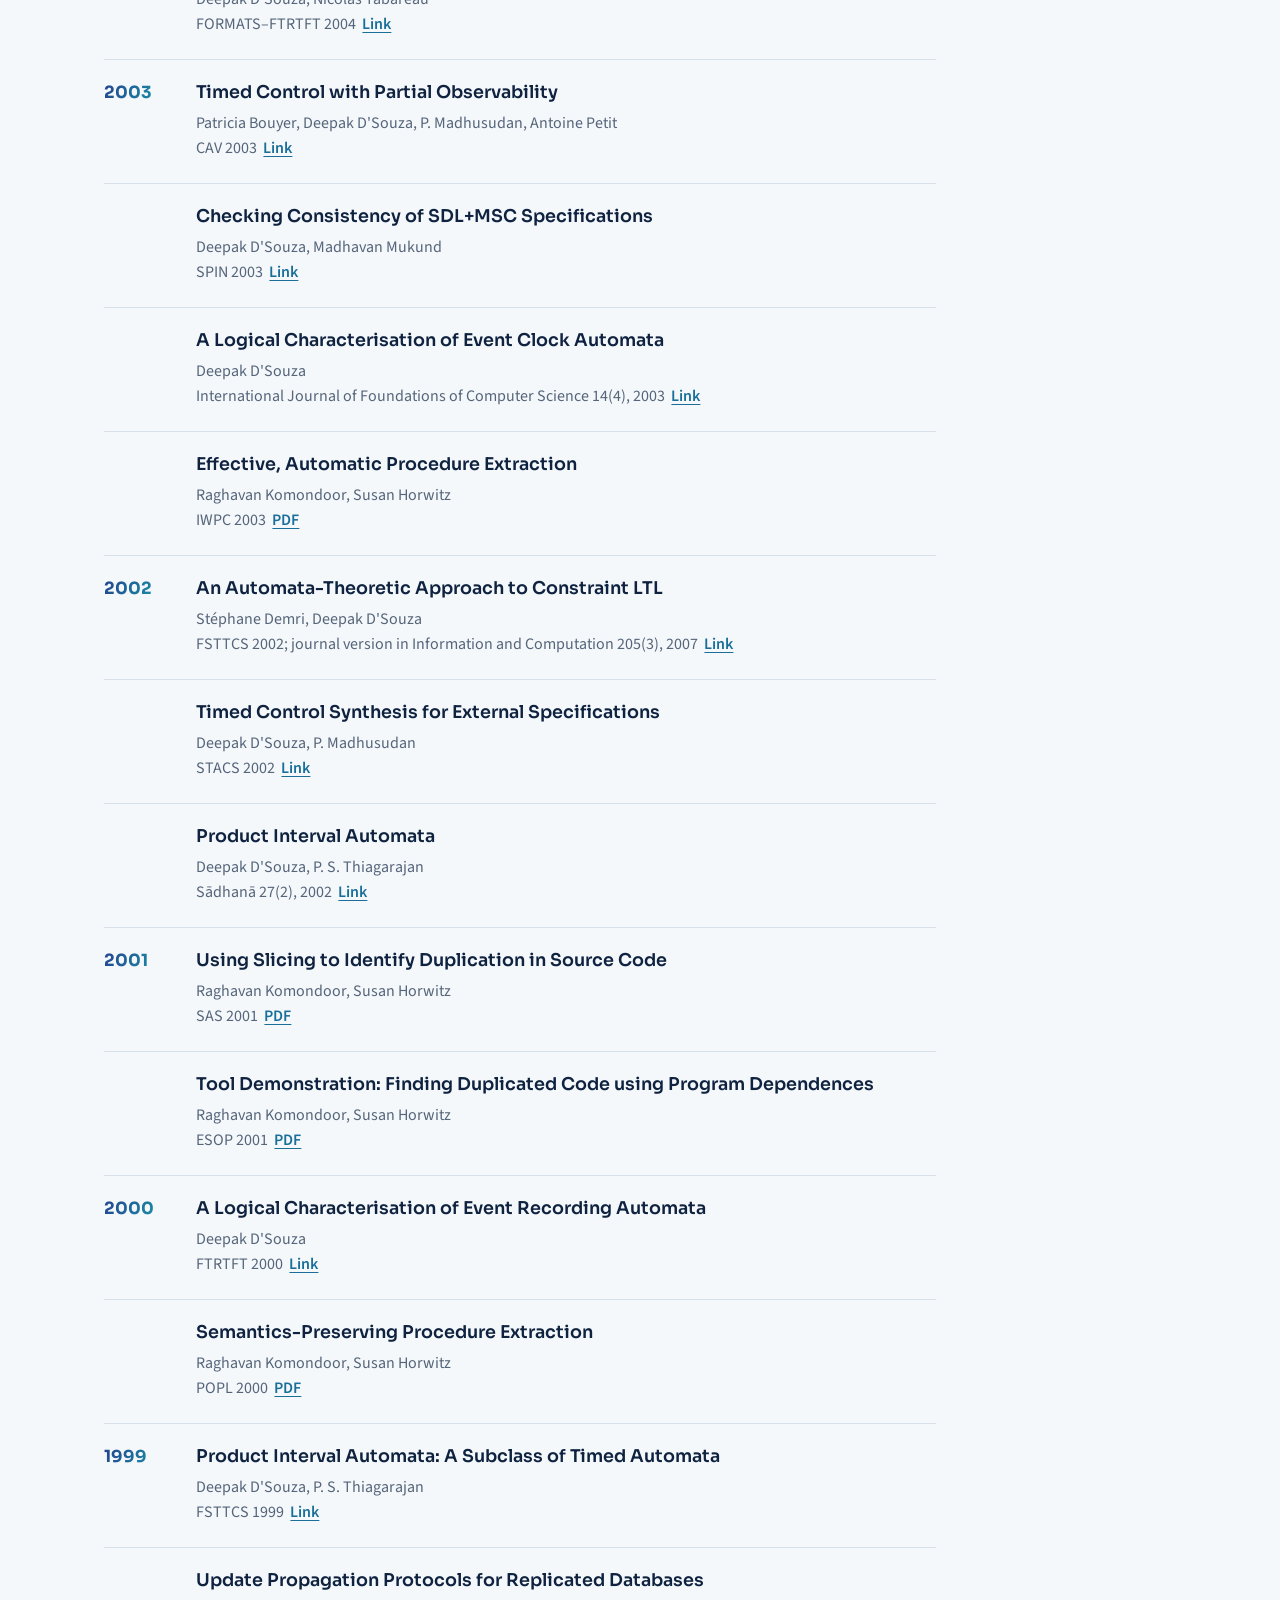
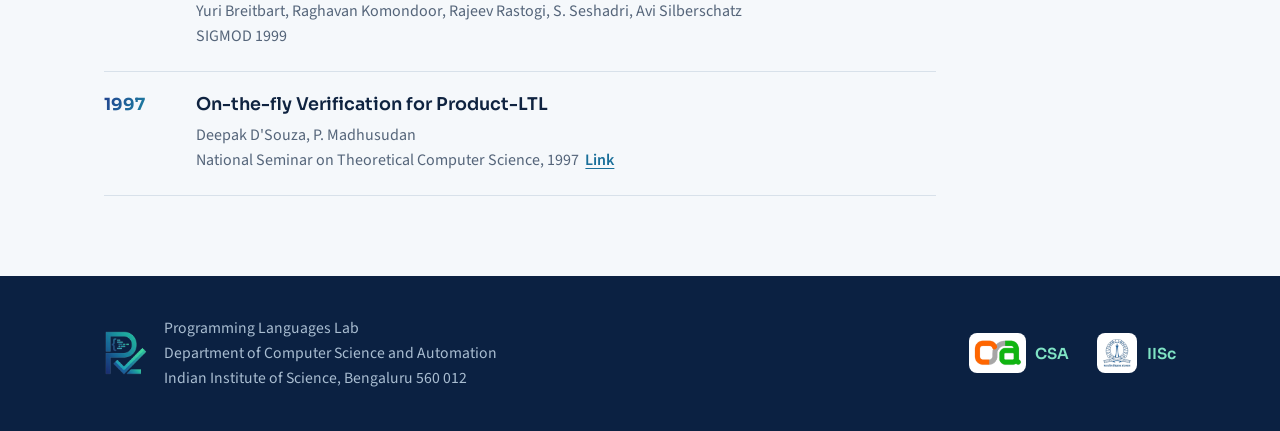
<file: html/publications.html>
<!doctype html>
<html lang="en">
<head>
  <meta charset="utf-8">
  <meta name="viewport" content="width=device-width, initial-scale=1">
  <title>Publications · Programming Languages Lab, IISc</title>
  <meta name="description" content="Publications of the Programming Languages Lab, CSA, Indian Institute of Science, Bengaluru.">
  <meta name="theme-color" content="#0b2142">
  <link rel="icon" href="../images/favicon.ico" sizes="any">
  <link rel="icon" href="../images/favicon-32.png" type="image/png" sizes="32x32">
  <link rel="apple-touch-icon" href="../images/apple-touch-icon.png">
  <link rel="preconnect" href="https://fonts.googleapis.com">
  <link rel="preconnect" href="https://fonts.gstatic.com" crossorigin>
  <link href="https://fonts.googleapis.com/css2?family=Sora:wght@400;500;600;700&family=Source+Sans+3:ital,wght@0,400;0,500;0,600;1,400&display=swap" rel="stylesheet">
  <link rel="stylesheet" href="../css/base.css">
  <link rel="stylesheet" href="../css/publications.css">
  <script src="../js/pubs.js" defer></script>
</head>
<body data-root="../" data-page="publications">

<!-- Header and footer come from js/layout.js -->
<header class="topbar" id="site-header"></header>
<script src="../js/layout.js"></script>

<main>
  <section class="block">
    <div class="wrap">
      <h1>Publications</h1>
      <p class="intro">Papers by the lab's faculty and students. The faculty pages of
        <a href="https://www.csa.iisc.ac.in/~deepakd/papers/index-cron.html">Deepak D'Souza</a> and
        <a href="https://www.csa.iisc.ac.in/~raghavan/pubs.html">Komondoor V. Raghavan</a> also list theses and reports.</p>

      <div class="tabs" role="tablist" aria-label="Arrange publications">
        <button type="button" role="tab" id="tab-year" aria-controls="by-year" aria-selected="true">By year</button>
        <button type="button" role="tab" id="tab-topic" aria-controls="by-topic" aria-selected="false" tabindex="-1">By topic</button>
      </div>

      <ol class="papers" id="by-year" role="tabpanel" aria-labelledby="tab-year"></ol>
      <div class="by-topic" id="by-topic" role="tabpanel" aria-labelledby="tab-topic" hidden></div>
    </div>
  </section>
</main>

<footer class="footer" id="site-footer"></footer>

</body>
</html>
</file>
<file: css/base.css>
:root {
  --navy: #0b2142;
  --blue: #1f3f8f;
  --teal: #1b97a6;
  --green: #34c79a;
  --brand-grad: linear-gradient(120deg, #22408e 0%, #1b8fa6 55%, #3ddc97 100%);

  /* page */
  --paper: #f5f8fb;
  --surface: #ffffff;
  --tint: #ebf2f6;
  --ink: #0f2340;
  --muted: #55657a;
  --rule: #d8e1ea;
  --link: #1a6f9a;

  --head: "Sora", "Segoe UI", system-ui, sans-serif;
  --body: "Source Sans 3", system-ui, -apple-system, "Segoe UI", sans-serif;
  --measure: 68ch;
  --radius: 14px;
  color-scheme: light;
}

@media (prefers-color-scheme: dark) {
  :root {
    --paper: #08121f;
    --surface: #0f1d31;
    --tint: #0b1828;
    --ink: #e5edf5;
    --muted: #9db0c4;
    --rule: #1d304a;
    --link: #5fd0c0;
    color-scheme: dark;
  }
}

*, *::before, *::after { box-sizing: border-box; }

html { scroll-behavior: smooth; scroll-padding-top: 4.5rem; }
@media (prefers-reduced-motion: reduce) { html { scroll-behavior: auto; } }

body {
  margin: 0;
  background: var(--paper);
  color: var(--ink);
  font: 400 1.125rem/1.6 var(--body);
  -webkit-font-smoothing: antialiased;
}

a { color: var(--link); text-decoration-thickness: 1px; text-underline-offset: 0.2em; }
a:hover { text-decoration-thickness: 2px; }
:focus-visible { outline: 2px solid var(--teal); outline-offset: 3px; border-radius: 4px; }

h1, h2, h3, h4, h5 { font-family: var(--head); color: var(--ink); }

.wrap { max-width: 70rem; margin: 0 auto; padding: 0 1.5rem; }
@media (max-width: 40rem) { .wrap { padding: 0 1rem; } }

/* ---------- Buttons ---------- */
.btn {
  display: inline-block;
  font: 600 0.98rem var(--head);
  padding: 0.75rem 1.3rem;
  border-radius: 999px;
  text-decoration: none;
  transition: transform 0.15s ease, box-shadow 0.15s ease, background 0.15s ease;
}
.btn:hover { transform: translateY(-1px); }
.btn-primary { background: var(--brand-grad); color: #fff; box-shadow: 0 6px 20px -8px rgba(52, 199, 154, 0.7); }
.btn-ghost { color: #dce8f3; border: 1px solid rgba(220, 232, 243, 0.35); }
.btn-ghost:hover { background: rgba(255, 255, 255, 0.08); }
.btn-light { background: #fff; color: var(--navy); }

/* ---------- Top bar ---------- */
.topbar {
  position: sticky; top: 0; z-index: 10;
  background: color-mix(in srgb, var(--surface) 88%, transparent);
  backdrop-filter: blur(10px);
  border-bottom: 1px solid var(--rule);
}
.topbar-inner { display: flex; align-items: center; justify-content: space-between; gap: 1rem; min-height: 4rem; flex-wrap: wrap; }
.brand { display: flex; align-items: center; gap: 0.6rem; text-decoration: none; }
.brand img { display: block; }
.brand-name { font: 700 1.15rem var(--head); color: var(--ink); letter-spacing: 0.01em; }
.brand-inst { font: 500 1.15rem var(--head); color: var(--muted); margin-left: -0.25rem; }
.topbar nav { display: flex; align-items: center; gap: 1.4rem; flex-wrap: wrap; }
.topbar nav a { color: var(--muted); text-decoration: none; font: 500 0.95rem var(--head); }
.topbar nav a:hover, .topbar nav a[aria-current="page"] { color: var(--ink); }
@media (max-width: 40rem) {
  .topbar-inner { padding-top: 0.6rem; padding-bottom: 0.6rem; }
  .topbar nav { gap: 0.75rem; flex-wrap: nowrap; width: 100%; overflow-x: auto; scrollbar-width: none; padding-bottom: 0.15rem; }
  .topbar nav a { white-space: nowrap; font-size: 0.9rem; }
}

/* ---------- Sections ---------- */
.block { padding: 5rem 0; }
.block.tinted { background: var(--tint); }
.block h1, .block h2 {
  font: 700 clamp(1.8rem, 3.5vw, 2.3rem)/1.15 var(--head);
  letter-spacing: -0.02em;
  margin: 0 0 1rem;
}
/* short brand bar under each section heading */
.block h1::after, .block h2::after {
  content: "";
  display: block;
  width: 3rem; height: 4px;
  margin-top: 0.8rem;
  border-radius: 2px;
  background: var(--brand-grad);
}
.intro { color: var(--muted); max-width: var(--measure); margin: 0 0 2.5rem; font-size: 1.15rem; }
.note { color: var(--muted); font-size: 0.98rem; margin: 2rem 0 0; }
.sub, .block h2.sub { font: 600 1.15rem/1.3 var(--head); letter-spacing: 0; margin: 2.75rem 0 1.1rem; }
.block h2.sub::after { content: none; }

/* ---------- Name lists (People, Alumni) ---------- */
.roster { list-style: none; margin: 0; padding: 0; }
.roster li {
  display: flex; flex-wrap: wrap; align-items: center; gap: 0.25rem 0.6rem;
  padding: 0.6rem 0;
  border-bottom: 1px solid var(--rule);
}
.roster li small { flex-basis: 100%; color: var(--muted); font-size: 0.88rem; }
/* names that link to a personal website */
.roster li > a { color: var(--ink); text-decoration-color: var(--teal); text-decoration-thickness: 1.5px; }
.roster li > a:hover { color: var(--teal); }

/* ---------- Paper lists (Home, Publications) ---------- */
.papers { margin: 0; padding: 0; list-style: none; max-width: 52rem; }
.papers li {
  display: grid; grid-template-columns: 4.5rem 1fr; gap: 1.25rem;
  padding: 1.3rem 0;
  border-bottom: 1px solid var(--rule);
}
.papers li:first-child { padding-top: 0; }
.papers .year {
  font: 700 1.05rem var(--head);
  background: var(--brand-grad);
  -webkit-background-clip: text; background-clip: text;
  color: transparent;
  padding-top: 0.1rem;
}
.papers cite { display: block; font: 600 1.1rem/1.4 var(--head); font-style: normal; margin-bottom: 0.35rem; }
.papers .authors, .papers .venue { display: block; color: var(--muted); font-size: 1rem; }
.papers .venue a { margin-left: 0.4rem; font-weight: 600; }
@media (max-width: 30rem) { .papers li { grid-template-columns: 1fr; gap: 0.2rem; } .papers .year:empty { display: none; } }

/* ---------- Footer ---------- */
.footer { background: var(--navy); color: #a9bdd1; }
.footer-inner { display: flex; justify-content: space-between; align-items: center; gap: 2rem; flex-wrap: wrap; padding-top: 2.5rem; padding-bottom: 2.5rem; font-size: 0.98rem; }
.footer-brand { display: flex; align-items: center; gap: 1rem; }
.footer address { font-style: normal; }
.footer a { color: #7fe3c4; }
.footer-links { display: flex; flex-wrap: wrap; align-items: center; gap: 1rem 1.75rem; }
.footer-links a { display: flex; align-items: center; gap: 0.6rem; text-decoration: none; font: 600 0.95rem var(--head); }
.footer-links a:hover { text-decoration: underline; }
/* white tile so dark logos stay visible on the navy footer */
.footer-links img { display: block; height: 40px; width: auto; background: #fff; border-radius: 8px; padding: 4px; }
</file>
<file: css/home.css>
.hero {
  position: relative;
  overflow: hidden;
  color: #e4edf6;
  background:
    radial-gradient(60rem 30rem at 85% 20%, rgba(52, 199, 154, 0.22), transparent 60%),
    radial-gradient(50rem 30rem at 10% 110%, rgba(59, 111, 216, 0.35), transparent 60%),
    var(--navy);
}
.hero::before {
  content: "";
  position: absolute; inset: 0;
  background-image: radial-gradient(rgba(255, 255, 255, 0.09) 1px, transparent 1.2px);
  background-size: 22px 22px;
  mask-image: linear-gradient(to bottom, #000 30%, transparent);
  pointer-events: none;
}
.hero-inner {
  position: relative;
  display: grid;
  grid-template-columns: minmax(0, 1.1fr) minmax(0, 1fr);
  gap: 3rem;
  align-items: center;
  padding-top: 5.5rem;
  padding-bottom: 5.5rem;
}
.hero h1 {
  font: 700 clamp(2.5rem, 5.6vw, 4rem)/1.05 var(--head);
  letter-spacing: -0.025em;
  margin: 0 0 1.5rem;
  color: #fff;
}
.lede { font-size: 1.3rem; line-height: 1.5; max-width: 34ch; margin: 0 0 1.5rem; color: #d3e1ee; }
.affil { display: flex; align-items: center; gap: 0.75rem; color: #8fa8c2; margin: 0 0 2rem; font-size: 1rem; }
.map-link {
  flex: none;
  display: grid; place-items: center;
  width: 2.6rem; height: 2.6rem;
  border-radius: 10px;
  color: #7fe3c4;
  background: rgba(127, 227, 196, 0.1);
  border: 1px solid rgba(127, 227, 196, 0.3);
  transition: background 0.15s ease;
}
.map-link svg { width: 1.4rem; height: 1.4rem; }
.map-link:hover { background: rgba(127, 227, 196, 0.2); }

.lattice { margin: 0; }
.lattice svg { width: 100%; height: auto; display: block; overflow: visible; }
.lattice .edges line { stroke-width: 1.6; stroke-opacity: 0.75; }
.lattice .nodes circle { fill: var(--navy); stroke: #5fd6c4; stroke-width: 2.5; }
.lattice .nodes circle.ext { fill: #3ddc97; stroke: none; filter: drop-shadow(0 0 6px rgba(61, 220, 151, 0.8)); }
.lattice .nodes circle.bot { fill: #3b6fd8; filter: drop-shadow(0 0 6px rgba(59, 111, 216, 0.9)); }
.lattice .labels text {
  font: 500 13px var(--head);
  fill: #e4edf6;
  text-anchor: middle;
  paint-order: stroke;
  stroke: var(--navy);
  stroke-width: 6px;
  stroke-linejoin: round;
}
.lattice .labels text.sym { text-anchor: start; font: 400 17px var(--head); fill: #8fa8c2; }

@media (prefers-reduced-motion: no-preference) {
  .lattice .edges line { stroke-dasharray: 200; stroke-dashoffset: 200; animation: draw 1.1s ease-out forwards; }
  .lattice .edges line:nth-child(n+4) { animation-delay: 0.25s; }
  .lattice .edges line:nth-child(n+10) { animation-delay: 0.5s; }
  .lattice .labels { opacity: 0; animation: fade 0.6s ease-out 0.7s forwards; }
}
@keyframes draw { to { stroke-dashoffset: 0; } }
@keyframes fade { to { opacity: 1; } }

@media (max-width: 52rem) {
  .hero-inner { grid-template-columns: 1fr; padding-top: 3.5rem; padding-bottom: 3.5rem; gap: 2.5rem; }
  .lattice { max-width: 26rem; }
}

.news { list-style: none; margin: 0; padding: 0 0 0 1.5rem; max-width: var(--measure); border-left: 2px solid var(--rule); }
.news li { position: relative; padding: 0 0 1.75rem; }
.news li::before {
  content: ""; position: absolute; left: calc(-1.5rem - 7px); top: 0.35rem;
  width: 12px; height: 12px; border-radius: 50%;
  background: var(--green); box-shadow: 0 0 0 4px var(--paper);
}
.news time { display: block; font: 600 0.92rem var(--head); color: var(--teal); margin-bottom: 0.2rem; }
.news p { margin: 0; }

.themes { display: grid; grid-template-columns: repeat(3, minmax(0, 1fr)); gap: 1.5rem 2.5rem; }
.theme {
  border-left: 2px solid var(--rule);
  padding: 0.15rem 0 0.15rem 1.25rem;
}
.glyph {
  display: grid; place-items: center;
  width: 2.25rem; height: 2.25rem;
  margin-bottom: 0.75rem;
  border-radius: 9px;
  background: var(--navy);
  color: #5fe0b6;
  font: 500 1.15rem/1 var(--head);
}
.theme h3 { font: 600 1.05rem/1.3 var(--head); margin: 0 0 0.35rem; }
.theme p { margin: 0; color: var(--muted); font-size: 1rem; }
@media (max-width: 56rem) { .themes { grid-template-columns: 1fr; } .theme p { max-width: 60ch; } }

.join p { max-width: var(--measure); margin: 0 0 1rem; }
.join .btn { margin-top: 0.75rem; }
</file>
<file: css/courses.css>
.courses { display: grid; grid-template-columns: repeat(2, minmax(0, 1fr)); gap: 1.5rem; }
.course {
  background: var(--surface);
  border: 1px solid var(--rule);
  border-radius: var(--radius);
  padding: 1.75rem 1.75rem 1.5rem;
}
.course .code {
  display: inline-block;
  margin: 0 0 0.9rem;
  padding: 0.3rem 0.7rem;
  border-radius: 8px;
  background: var(--navy);
  color: #5fe0b6;
  font: 600 0.88rem var(--head);
  letter-spacing: 0.02em;
}
.course h3 { font: 600 1.3rem/1.3 var(--head); margin: 0 0 0.6rem; }
.course h3 a { color: var(--ink); text-decoration: none; }
.course h3 a:hover { color: var(--teal); }
.course p { margin: 0 0 1rem; color: var(--muted); }
.course .past { font-size: 0.95rem; margin: 0; padding-top: 1rem; border-top: 1px solid var(--rule); }
.course .past a, .course .past span {
  display: inline-block; margin: 0.35rem 0.2rem 0 0;
  padding: 0.15rem 0.55rem; border-radius: 999px;
  border: 1px solid var(--rule); text-decoration: none; font-size: 0.9rem;
}
.course .past span { color: var(--muted); border-style: dashed; }
.course .past a:hover { border-color: var(--teal); }

.course { position: relative; transition: transform 0.15s ease, border-color 0.15s ease, box-shadow 0.15s ease; }
.course h3 a::after { content: ""; position: absolute; inset: 0; border-radius: var(--radius); }
.course h3 a:focus-visible { outline: none; }
.course:focus-within { outline: 2px solid var(--teal); outline-offset: 3px; }
.course:has(.past a:focus-visible) { outline: none; }
.course .past a { position: relative; z-index: 1; }
.course:hover { transform: translateY(-2px); border-color: var(--teal); box-shadow: 0 12px 28px -16px rgba(11, 33, 66, 0.45); }
.course:hover h3 a { color: var(--teal); }
@media (prefers-reduced-motion: reduce) { .course, .course:hover { transition: none; transform: none; } }
@media (max-width: 48rem) { .courses { grid-template-columns: 1fr; } }

.courses[data-compact] { grid-template-columns: repeat(3, minmax(0, 1fr)); gap: 1rem; }
.courses[data-compact] .course { padding: 1.2rem 1.35rem; }
.courses[data-compact] .course .code { margin-bottom: 0.6rem; }
.courses[data-compact] .course h3 { font-size: 1.05rem; margin: 0; }
@media (max-width: 56rem) { .courses[data-compact] { grid-template-columns: repeat(2, minmax(0, 1fr)); } }
@media (max-width: 36rem) { .courses[data-compact] { grid-template-columns: 1fr; } }
</file>
<file: css/people.css>
.faculty { display: grid; grid-template-columns: repeat(2, minmax(0, 1fr)); gap: 1.5rem; }
.person {
  display: grid; grid-template-columns: auto 1fr; gap: 1.25rem; align-items: start;
  background: var(--surface);
  border: 1px solid var(--rule);
  border-radius: var(--radius);
  padding: 1.6rem;
}
.avatar {
  display: grid; place-items: center;
  width: 4rem; height: 4rem;
  border-radius: 50%;
  background: var(--brand-grad);
  color: #fff;
  font: 700 1rem var(--head);
  letter-spacing: 0.02em;
}

a.person { color: inherit; text-decoration: none; transition: transform 0.15s ease, border-color 0.15s ease, box-shadow 0.15s ease; }
a.person:hover { transform: translateY(-2px); border-color: var(--teal); box-shadow: 0 12px 28px -16px rgba(11, 33, 66, 0.45); }
a.person:focus-visible { outline: 2px solid var(--teal); outline-offset: 3px; }
.person h4 { font: 600 1.3rem/1.25 var(--head); margin: 0.1rem 0 0.15rem; transition: color 0.15s ease; }
a.person:hover h4 { color: var(--teal); }
.person .role { margin: 0 0 0.7rem; color: var(--teal); font: 600 0.95rem var(--head); }
.person p { margin: 0 0 1rem; color: var(--muted); }
@media (prefers-reduced-motion: reduce) { a.person, a.person:hover { transition: none; transform: none; } }
@media (max-width: 48rem) { .faculty { grid-template-columns: 1fr; } }
/* Narrow: avatar beside name + role; research area spans full width below */
@media (max-width: 30rem) {
  .person { column-gap: 1rem; row-gap: 0; }
  .person > div { display: contents; }
  .person .avatar { grid-row: 1 / 3; align-self: center; }
  .person h4 { grid-column: 2; align-self: end; margin: 0 0 0.15rem; }
  .person .role { grid-column: 2; align-self: start; margin: 0; }
  .person .role + p { grid-column: 1 / -1; margin: 1rem 0 0; }
}

/* Lab members */
.members {
  display: grid;
  grid-template-columns: repeat(2, minmax(0, 1fr));
  grid-template-areas:
    "phd mtech"
    "mtr ra";
  grid-template-rows: auto 1fr;
  gap: 2.5rem 3rem;
  margin-top: 2.75rem;
}
.members .sub { margin-top: 0; }
.g-ra    { grid-area: ra; }
.g-phd   { grid-area: phd; }
.g-mtr   { grid-area: mtr; }
.g-mtech { grid-area: mtech; }
@media (max-width: 36rem) {
  .members { grid-template-columns: 1fr; grid-template-areas: none; gap: 2.25rem; }
  .g-ra, .g-phd, .g-mtr, .g-mtech { grid-area: auto; }
}
</file>
<file: css/alumni.css>
.alumni { display: grid; grid-template-columns: repeat(2, minmax(0, 1fr)); gap: 2.75rem 3rem; }
.alumni .wide { grid-column: 1 / -1; }
.alumni .sub { margin-top: 0; }
.roster.cols { columns: 2 18rem; column-gap: 3rem; }
.roster.cols li { break-inside: avoid; }
@media (max-width: 36rem) { .alumni { grid-template-columns: 1fr; } }
</file>
<file: css/publications.css>
.tabs { display: flex; gap: 0.25rem; margin: 0 0 2.25rem; border-bottom: 1px solid var(--rule); }
.tabs button {
  font: 600 0.95rem var(--head);
  color: var(--muted);
  background: none; border: 0;
  padding: 0.65rem 1rem;
  margin-bottom: -1px;
  cursor: pointer;
}
.tabs button:hover { color: var(--ink); }
.tabs button[aria-selected="true"] { color: var(--ink); box-shadow: inset 0 -3px 0 var(--teal); }
.by-topic > .sub:first-child { margin-top: 0; }
.by-topic .papers li:first-child { padding-top: 0; }
</file>
